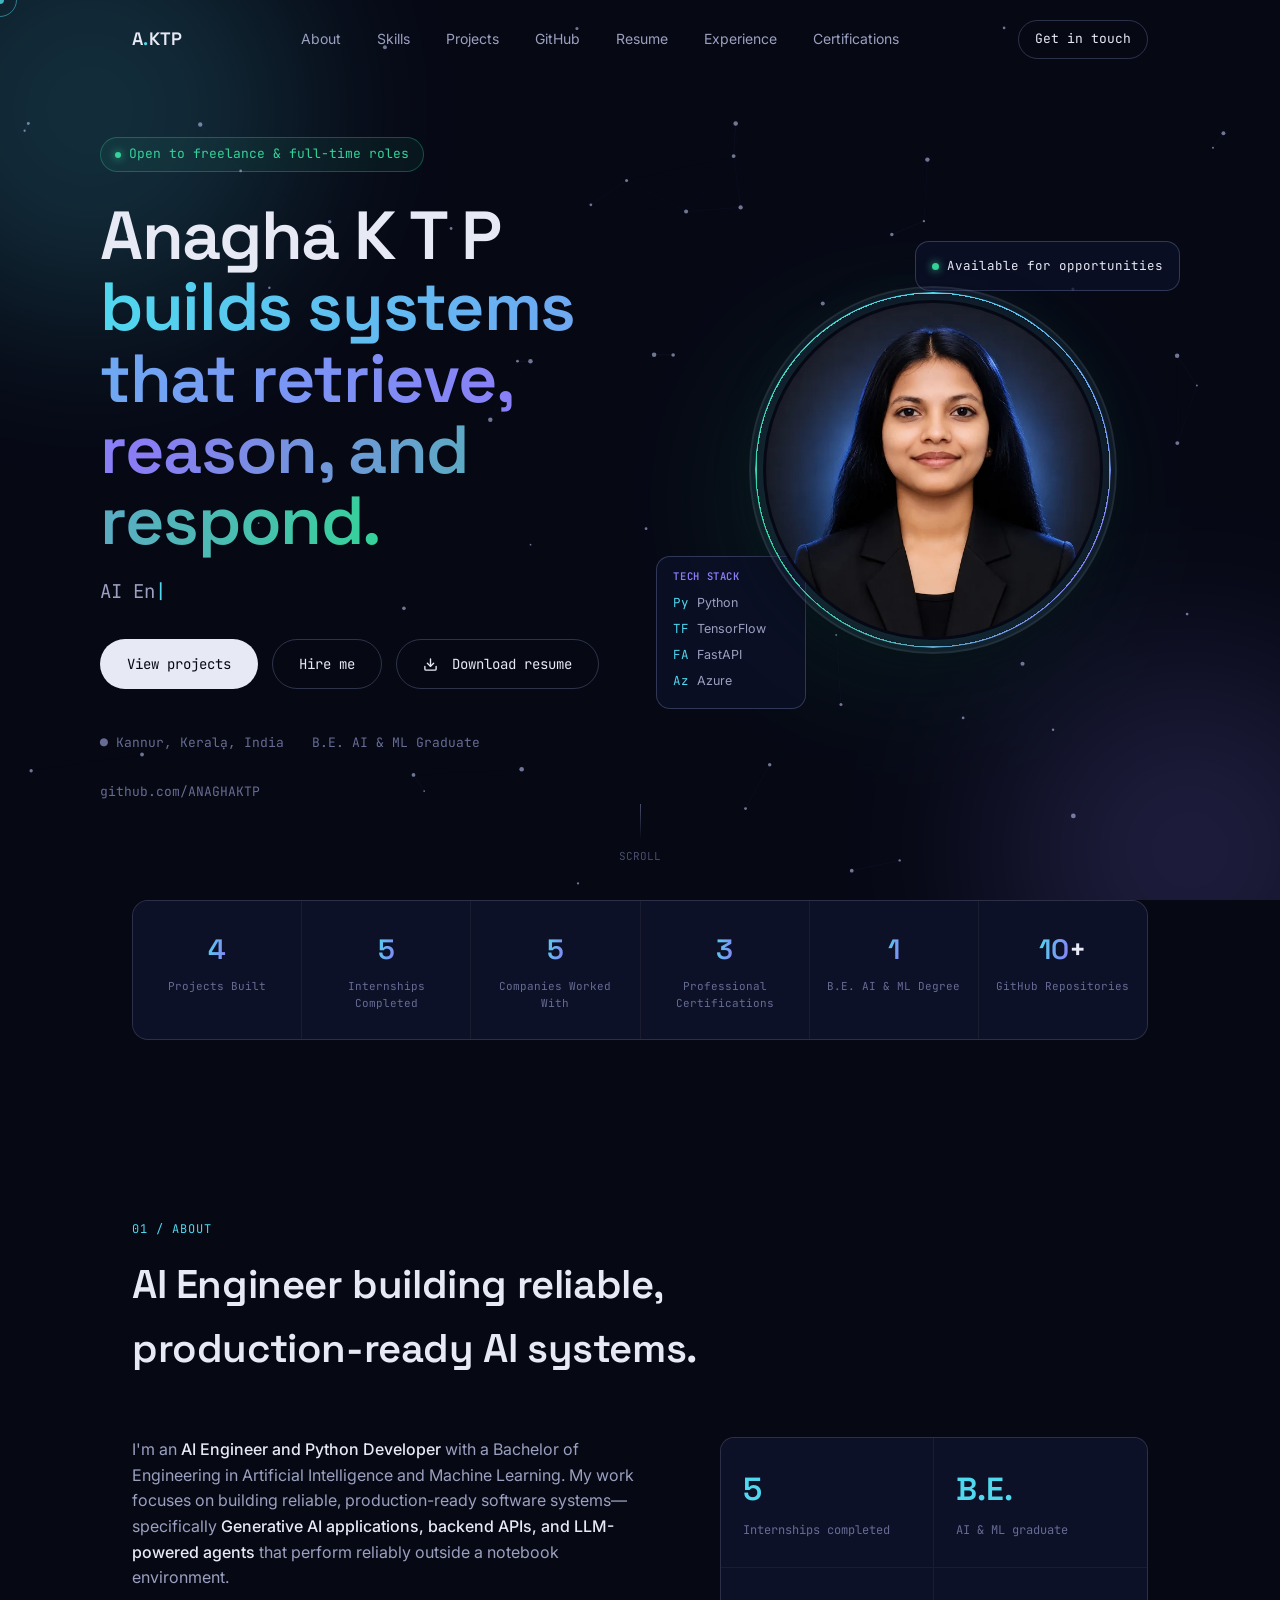
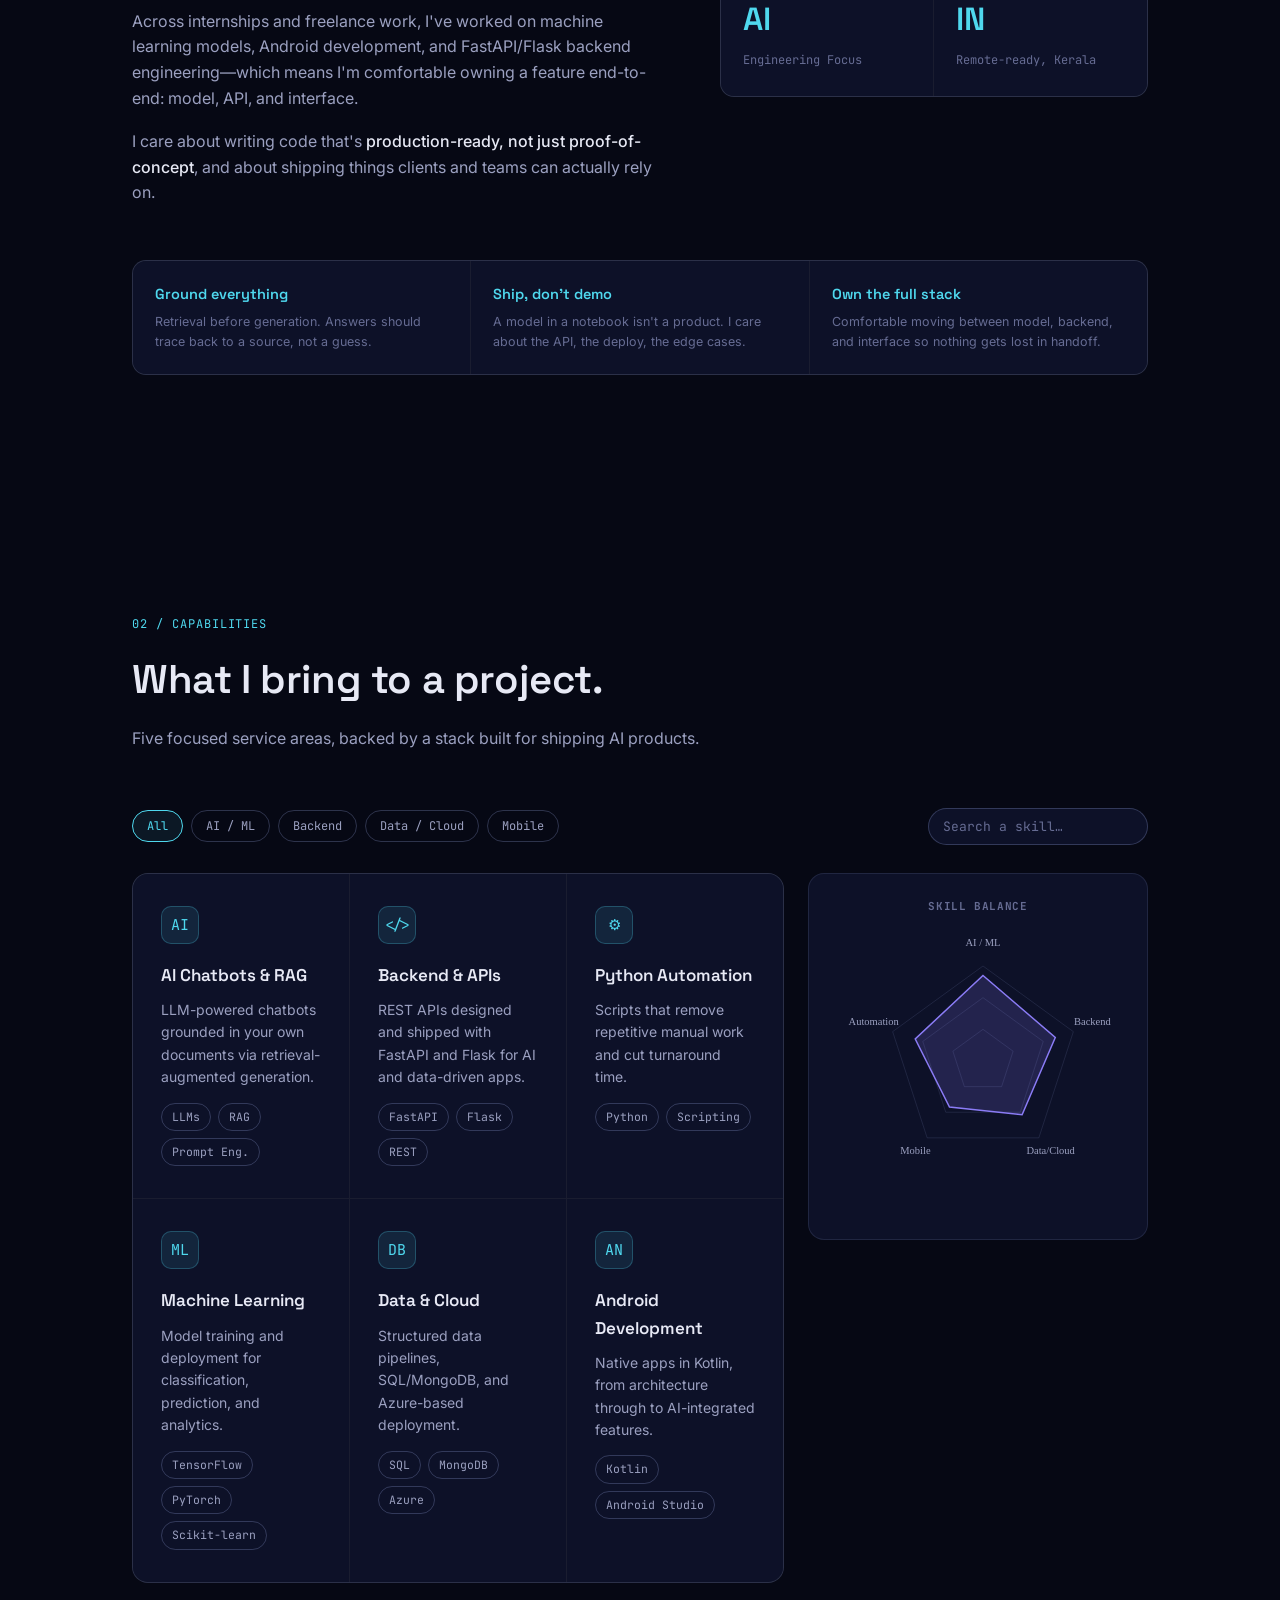
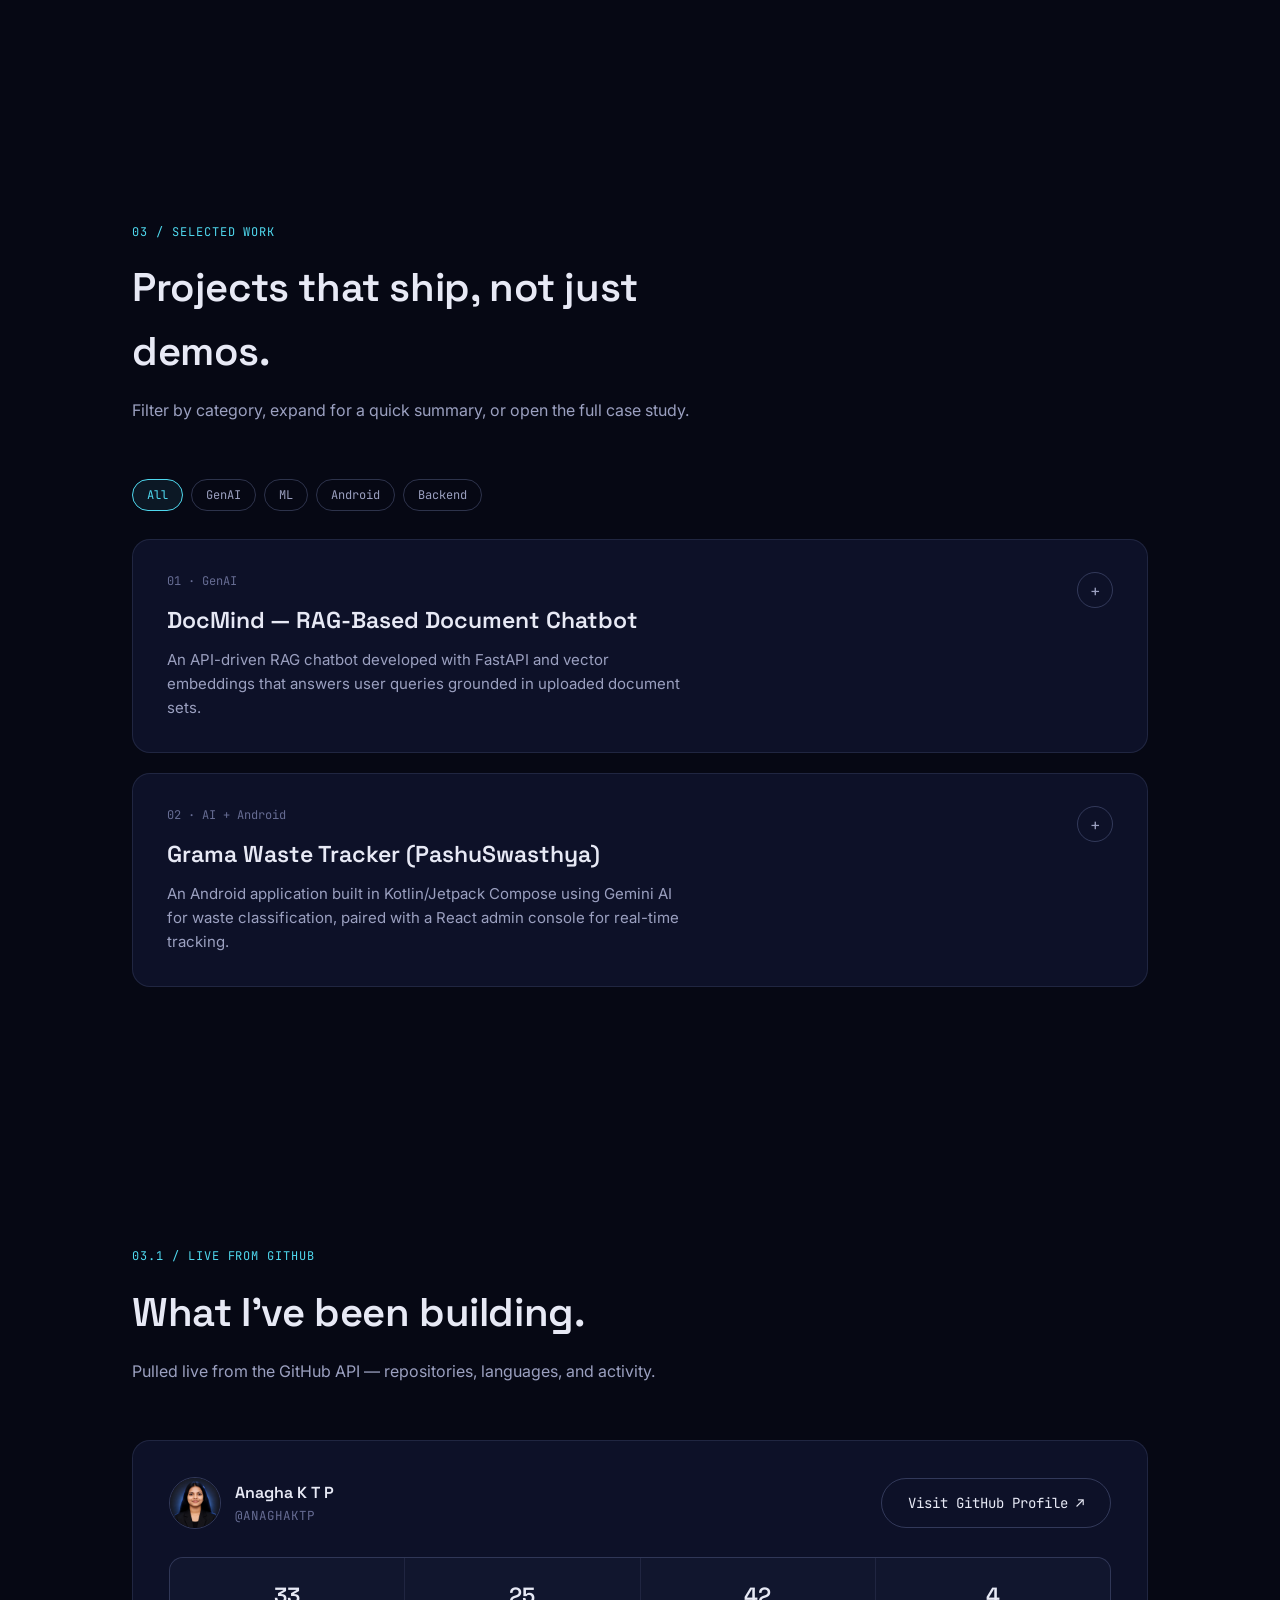
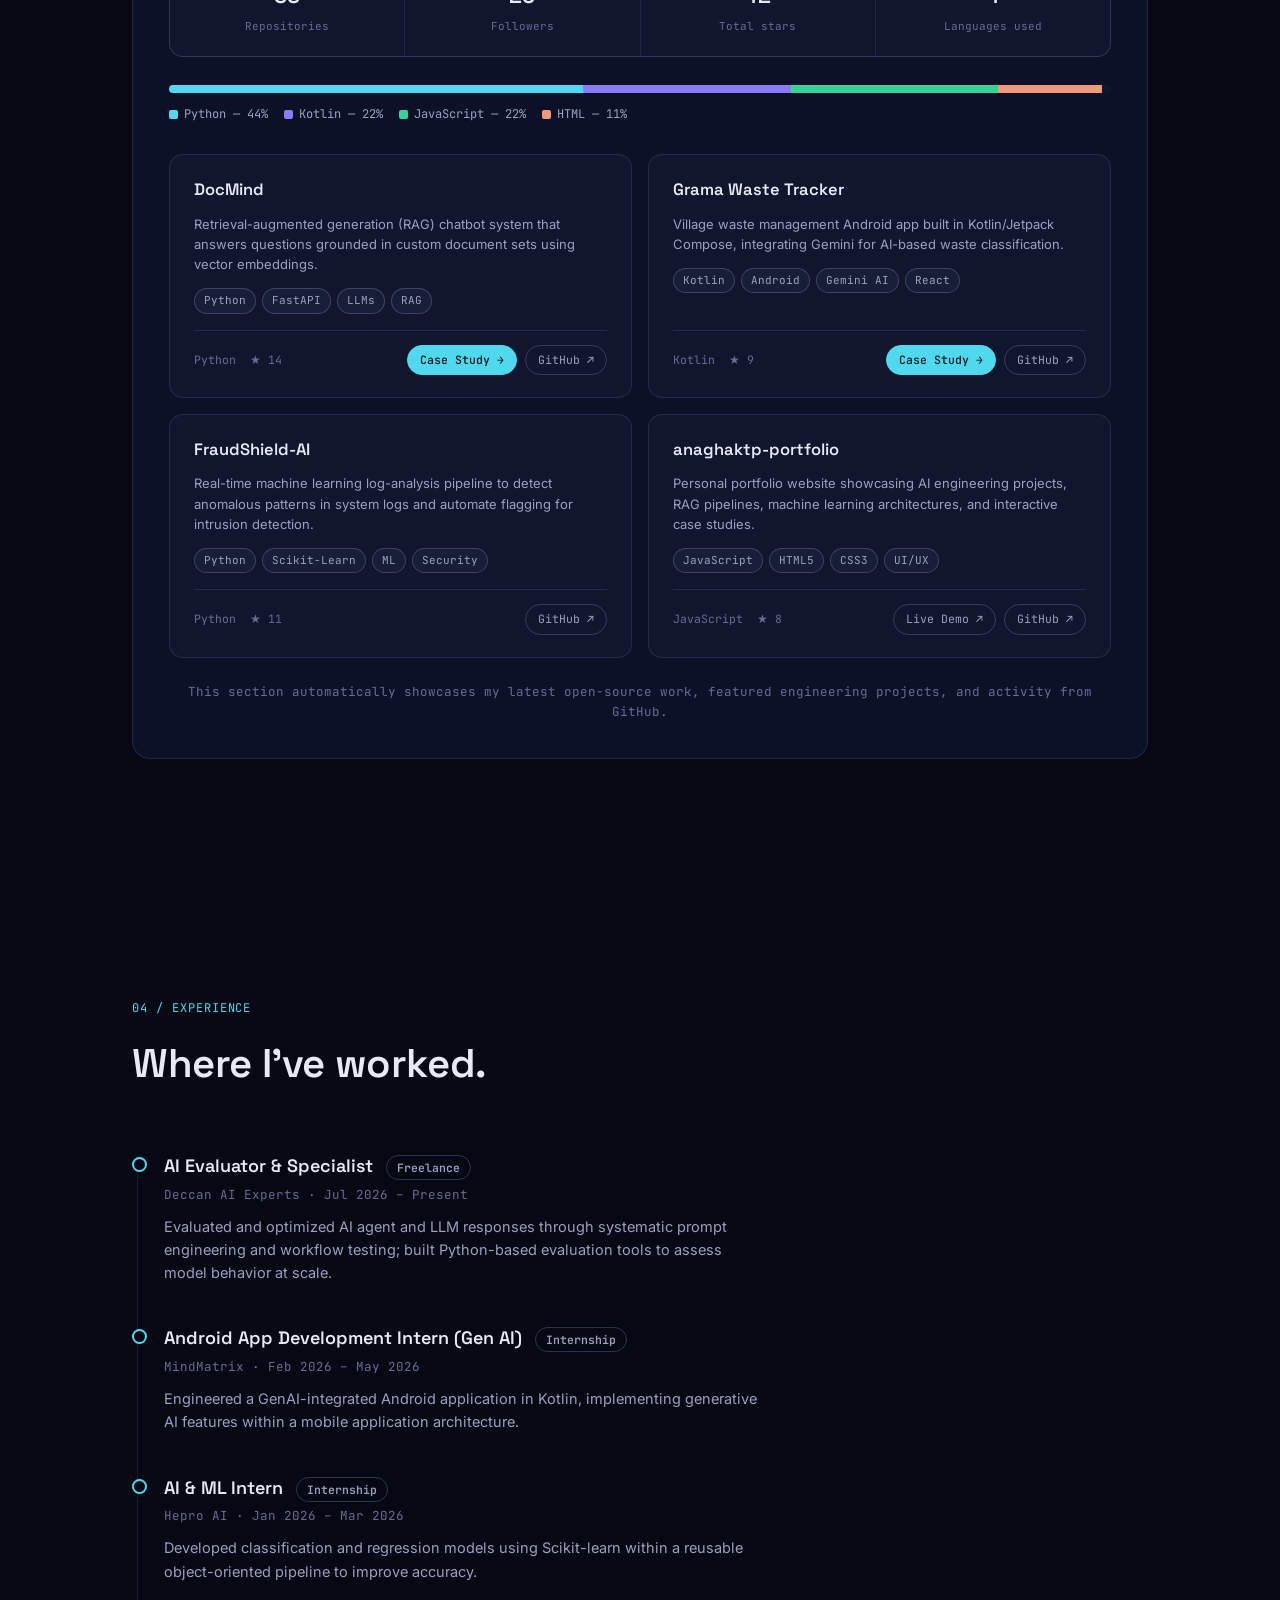
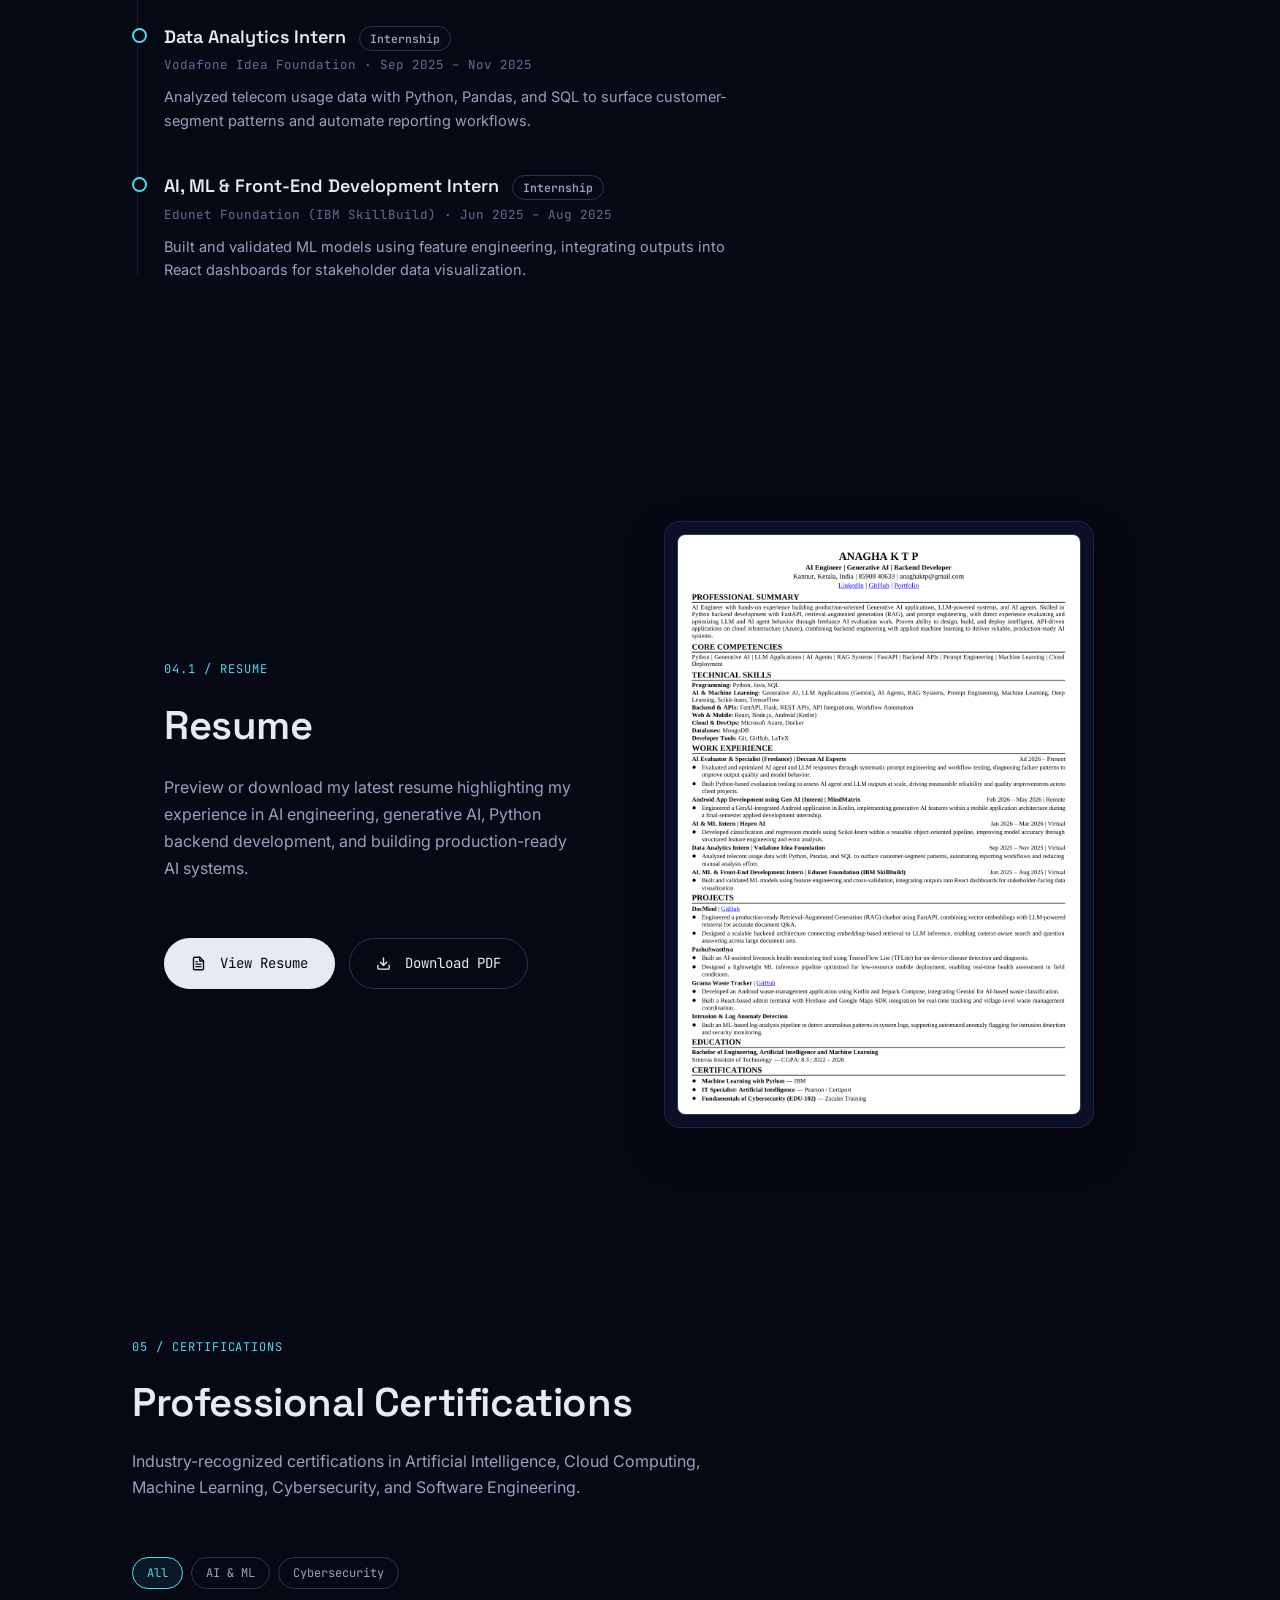
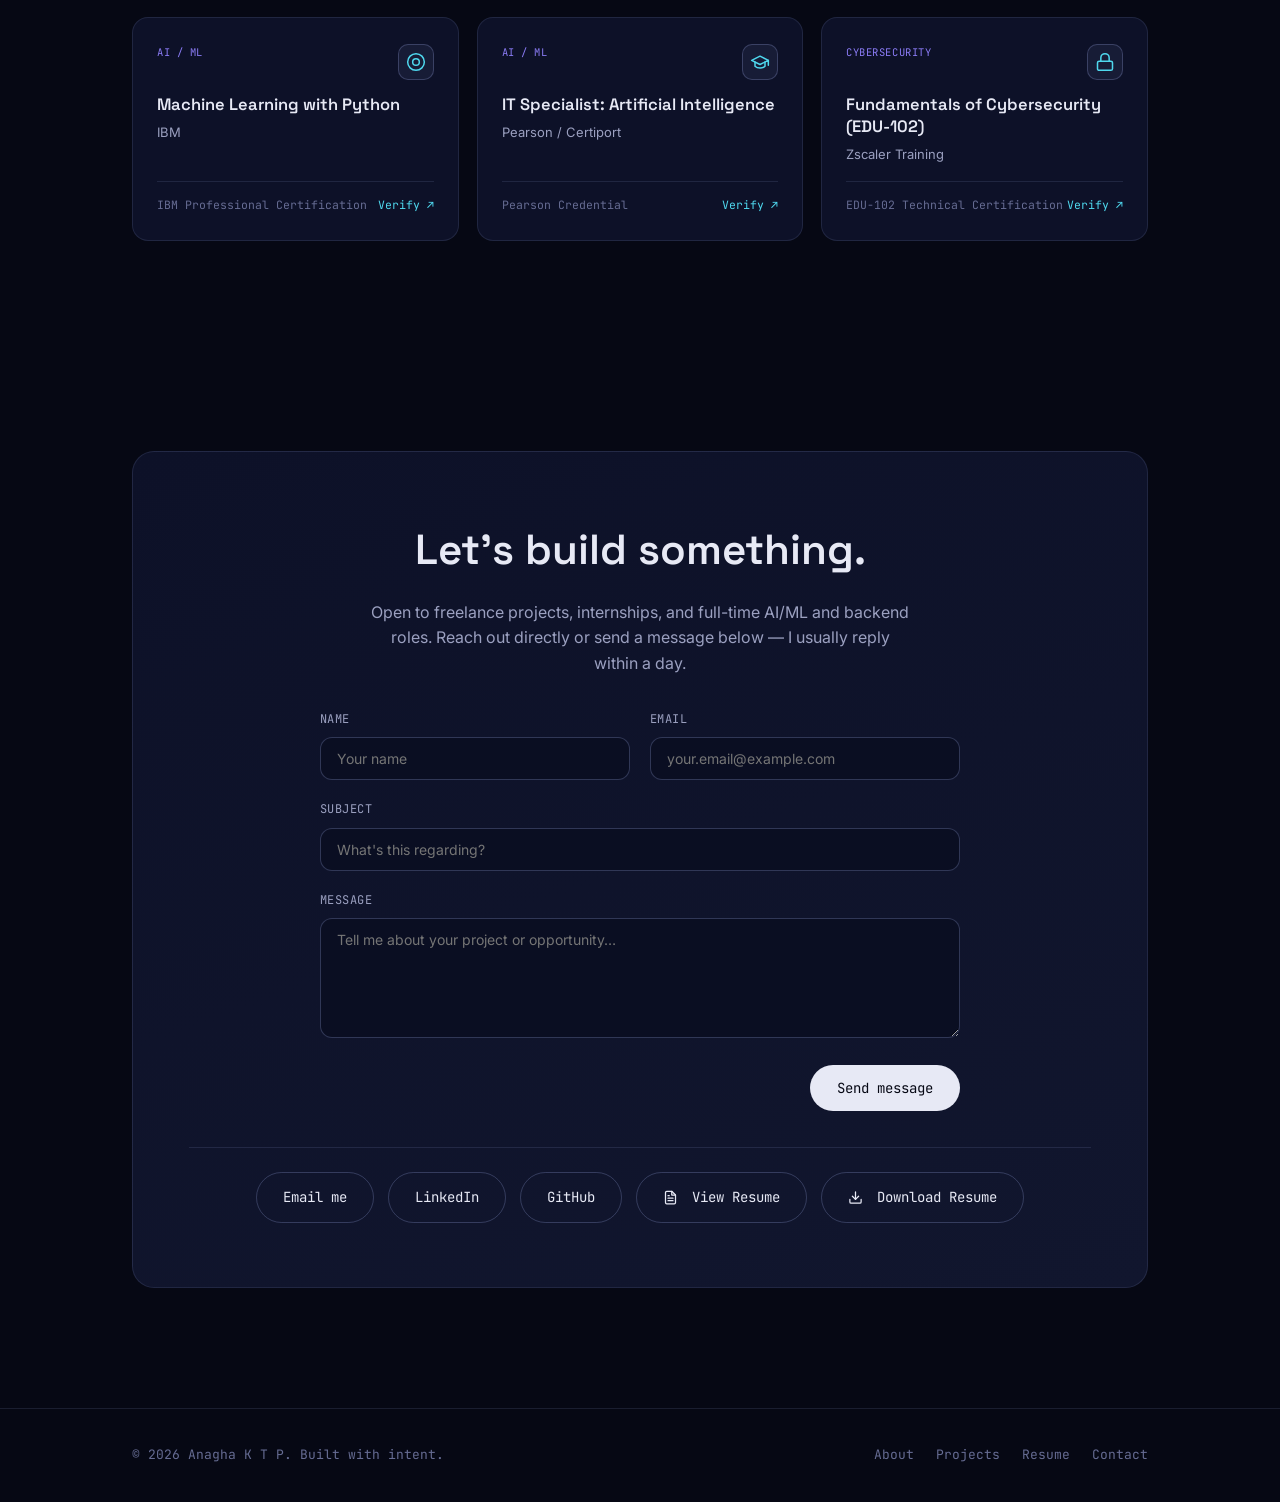
<file: index.html>
<!DOCTYPE html>
<html lang="en">
<head>
<meta charset="UTF-8">
<meta name="viewport" content="width=device-width, initial-scale=1.0">
<title>Anagha K T P — AI Engineer &amp; GenAI Developer</title>
<meta name="description" content="Portfolio of Anagha K T P — AI Engineer and Python Developer specializing in RAG systems, LLM applications, machine learning, and backend engineering.">
<meta name="theme-color" content="#060814">
<meta name="robots" content="index, follow">
<link rel="canonical" href="https://anaghaktp.github.io/anaghaktp-portfolio/">
<link rel="icon" type="image/svg+xml" href="assets/favicon.svg">

<!-- Open Graph -->
<meta property="og:type" content="website">
<meta property="og:title" content="Anagha K T P — AI Engineer & GenAI Developer">
<meta property="og:description" content="AI Engineer and Python Developer specializing in RAG systems, LLM applications, machine learning, and backend engineering.">
<meta property="og:url" content="https://anaghaktp.github.io/anaghaktp-portfolio/">
<meta property="og:site_name" content="Anagha K T P">
<meta property="og:image" content="https://anaghaktp.github.io/anaghaktp-portfolio/assets/profile.png">

<!-- Twitter -->
<meta name="twitter:card" content="summary_large_image">
<meta name="twitter:title" content="Anagha K T P — AI Engineer & GenAI Developer">
<meta name="twitter:description" content="AI Engineer and Python Developer specializing in RAG systems, LLM applications, machine learning, and backend engineering.">
<meta name="twitter:image" content="https://anaghaktp.github.io/anaghaktp-portfolio/assets/profile.png">

<link rel="preconnect" href="https://fonts.googleapis.com">
<link rel="preconnect" href="https://fonts.gstatic.com" crossorigin>
<link href="https://fonts.googleapis.com/css2?family=Space+Grotesk:wght@400;500;600;700&family=Inter:wght@400;500;600&family=JetBrains+Mono:wght@400;500&display=swap" rel="stylesheet">
<link rel="stylesheet" href="assets/style.css">

<script type="application/ld+json">
{
  "@context": "https://schema.org",
  "@type": "Person",
  "name": "Anagha K T P",
  "jobTitle": "AI Engineer",
  "description": "AI Engineer and Python Developer specializing in RAG systems, LLM applications, and machine learning.",
  "url": "https://anaghaktp.github.io/anaghaktp-portfolio/",
  "sameAs": [
    "https://github.com/ANAGHAKTP",
    "https://linkedin.com/in/anaghaktp"
  ],
  "alumniOf": {
    "@type": "CollegeOrUniversity",
    "name": "Srinivas Institute of Technology"
  },
  "knowsAbout": ["Machine Learning", "Retrieval-Augmented Generation", "Python", "FastAPI", "Android Development"]
}
</script>
</head>
<body>
<a href="#main" class="skip-link">Skip to content</a>
<div id="page-loader" role="status" aria-live="polite"><div class="loader-mark">A.KTP<div class="loader-bar"></div></div></div>

<nav id="nav" aria-label="Primary">
  <div class="nav-inner">
    <div class="logo">A<span>.</span>KTP</div>
    <div class="nav-links">
      <a href="#about">About</a>
      <a href="#skills">Skills</a>
      <a href="#projects">Projects</a>
      <a href="#github">GitHub</a>
      <a href="assets/resume/Anagha_K_T_P_AI_Engineer_Resume.pdf" target="_blank" rel="noopener noreferrer">Resume</a>
      <a href="#experience">Experience</a>
      <a href="#certifications">Certifications</a>
    </div>
    <a href="#contact" class="nav-cta">Get in touch</a>
  </div>
</nav>


<main id="main">
<section class="hero">
  <div class="aurora-blob" style="width:420px;height:420px;top:-100px;left:-120px;background:var(--cyan);"></div>
  <div class="aurora-blob" style="width:380px;height:380px;bottom:-140px;right:-100px;background:var(--violet);"></div>
  <div class="aurora-blob" style="width:280px;height:280px;top:40%;left:60%;background:var(--emerald);"></div>
  <canvas id="graph-canvas"></canvas>
  <div class="hero-grid">
    <div class="hero-text">
      <div class="eyebrow"><span class="dot"></span>Open to freelance &amp; full-time roles</div>
      <h1>Anagha K T P<br><span class="grad">builds systems that retrieve, reason, and respond.</span></h1>
      <div class="role-line" id="role-line"></div>
      <div class="hero-actions">
        <a href="#projects" class="btn btn-primary">View projects</a>
        <a href="#contact" class="btn btn-ghost">Hire me</a>
        <a href="assets/resume/Anagha_K_T_P_AI_Engineer_Resume.pdf" download="Anagha_K_T_P_AI_Engineer_Resume.pdf" class="btn btn-ghost" id="resume-btn" aria-label="Download Anagha K T P's Resume PDF">
          <svg width="15" height="15" viewBox="0 0 24 24" fill="none" stroke="currentColor" stroke-width="2.2" stroke-linecap="round" stroke-linejoin="round" style="margin-right: 6px; vertical-align: middle;"><path d="M21 15v4a2 2 0 0 1-2 2H5a2 2 0 0 1-2-2v-4"/><polyline points="7 10 12 15 17 10"/><line x1="12" y1="15" x2="12" y2="3"/></svg>
          Download resume
        </a>
      </div>
      <div class="hero-meta">
        <span>&#9679; Kannur, Kerala, India</span>
        <span>B.E. AI &amp; ML Graduate</span>
        <span>github.com/ANAGHAKTP</span>
      </div>
    </div>
    <div class="hero-visual">
      <div class="photo-frame">
        <div class="glass-ring"></div>
        <div class="photo-glow"></div>
        <div class="photo-scale-wrapper">
          <div class="ring"></div>
          <div class="photo-inner">
            <picture>
              <source srcset="assets/profile.webp" type="image/webp">
              <img src="assets/profile.png" alt="Professional portrait of Anagha K T P, AI Engineer and Generative AI Developer" fetchpriority="high" loading="eager" decoding="async">
            </picture>
          </div>
        </div>
      </div>
      <div class="float-card badge-avail"><span class="dot"></span>Available for opportunities</div>
      <div class="float-card card-stack">
        <div class="cs-title">Tech stack</div>
        <div class="cs-row"><span class="k">Py</span>Python</div>
        <div class="cs-row"><span class="k">TF</span>TensorFlow</div>
        <div class="cs-row"><span class="k">FA</span>FastAPI</div>
        <div class="cs-row"><span class="k">Az</span>Azure</div>
      </div>
    </div>
  </div>
  <div class="scroll-cue"><div class="line"></div>SCROLL</div>
</section>

<div class="wrap">

  <section id="proof" style="padding-top:0;padding-bottom:60px;">
    <div class="stats-strip reveal">
      <div class="stat-cell"><div class="n"><span class="grad2" data-count="4">0</span></div><div class="l">Projects Built</div></div>
      <div class="stat-cell"><div class="n"><span class="grad2" data-count="5">0</span></div><div class="l">Internships Completed</div></div>
      <div class="stat-cell"><div class="n"><span class="grad2" data-count="5">0</span></div><div class="l">Companies Worked With</div></div>
      <div class="stat-cell"><div class="n"><span class="grad2" data-count="3">0</span></div><div class="l">Professional Certifications</div></div>
      <div class="stat-cell"><div class="n"><span class="grad2" data-count="1">0</span></div><div class="l">B.E. AI &amp; ML Degree</div></div>
      <div class="stat-cell"><div class="n"><span class="grad2" data-count="10">0</span>+</div><div class="l">GitHub Repositories</div></div>
    </div>
  </section>

  <section id="about">
    <div class="section-head reveal">
      <span class="section-tag">01 / About</span>
      <h2 class="section-title">AI Engineer building reliable, production-ready AI systems.</h2>
    </div>
    <div class="about-grid">
      <div class="about-text reveal">
        <p>I'm an <strong>AI Engineer and Python Developer</strong> with a Bachelor of Engineering in Artificial Intelligence and Machine Learning. My work focuses on building reliable, production-ready software systems—specifically <strong>Generative AI applications, backend APIs, and LLM-powered agents</strong> that perform reliably outside a notebook environment.</p>
        <p>Across internships and freelance work, I've worked on machine learning models, Android development, and FastAPI/Flask backend engineering—which means I'm comfortable owning a feature end-to-end: model, API, and interface.</p>
        <p>I care about writing code that's <strong>production-ready, not just proof-of-concept</strong>, and about shipping things clients and teams can actually rely on.</p>
      </div>
      <div class="stat-grid reveal">
        <div class="stat"><div class="stat-num">5</div><div class="stat-label">Internships completed</div></div>
        <div class="stat"><div class="stat-num">B.E.</div><div class="stat-label">AI &amp; ML graduate</div></div>
        <div class="stat"><div class="stat-num">AI</div><div class="stat-label">Engineering Focus</div></div>
        <div class="stat"><div class="stat-num">IN</div><div class="stat-label">Remote-ready, Kerala</div></div>
      </div>
    </div>
    <div class="value-row reveal">
      <div class="value-cell"><h4>Ground everything</h4><p>Retrieval before generation. Answers should trace back to a source, not a guess.</p></div>
      <div class="value-cell"><h4>Ship, don't demo</h4><p>A model in a notebook isn't a product. I care about the API, the deploy, the edge cases.</p></div>
      <div class="value-cell"><h4>Own the full stack</h4><p>Comfortable moving between model, backend, and interface so nothing gets lost in handoff.</p></div>
    </div>
  </section>

  <section id="skills">
    <div class="section-head reveal">
      <span class="section-tag">02 / Capabilities</span>
      <h2 class="section-title">What I bring to a project.</h2>
      <p class="section-sub">Five focused service areas, backed by a stack built for shipping AI products.</p>
    </div>
    <div class="skills-top reveal">
      <div class="filter-row" id="filter-row">
        <button class="filter-btn active" data-filter="all">All</button>
        <button class="filter-btn" data-filter="ai">AI / ML</button>
        <button class="filter-btn" data-filter="backend">Backend</button>
        <button class="filter-btn" data-filter="data">Data / Cloud</button>
        <button class="filter-btn" data-filter="mobile">Mobile</button>
      </div>
      <label for="skill-search" class="sr-only">Search skills</label>
      <input type="text" class="skill-search" id="skill-search" placeholder="Search a skill…" aria-label="Search skills">
    </div>
    <div class="skills-layout">
      <div class="skills-grid reveal" id="skills-grid">
        <div class="skill-card" data-cat="ai" data-keywords="ai chatbot rag llm prompt engineering generative">
          <div class="icon">AI</div>
          <h3>AI Chatbots &amp; RAG</h3>
          <p style="color:var(--text-dim);font-size:14px;">LLM-powered chatbots grounded in your own documents via retrieval-augmented generation.</p>
          <div class="tag-row"><span class="tag">LLMs</span><span class="tag">RAG</span><span class="tag">Prompt Eng.</span></div>
        </div>
        <div class="skill-card" data-cat="backend" data-keywords="backend api fastapi flask rest">
          <div class="icon">&lt;/&gt;</div>
          <h3>Backend &amp; APIs</h3>
          <p style="color:var(--text-dim);font-size:14px;">REST APIs designed and shipped with FastAPI and Flask for AI and data-driven apps.</p>
          <div class="tag-row"><span class="tag">FastAPI</span><span class="tag">Flask</span><span class="tag">REST</span></div>
        </div>
        <div class="skill-card" data-cat="backend" data-keywords="python automation scripting">
          <div class="icon">&#9881;</div>
          <h3>Python Automation</h3>
          <p style="color:var(--text-dim);font-size:14px;">Scripts that remove repetitive manual work and cut turnaround time.</p>
          <div class="tag-row"><span class="tag">Python</span><span class="tag">Scripting</span></div>
        </div>
        <div class="skill-card" data-cat="ai" data-keywords="machine learning tensorflow pytorch scikit-learn deep learning">
          <div class="icon">ML</div>
          <h3>Machine Learning</h3>
          <p style="color:var(--text-dim);font-size:14px;">Model training and deployment for classification, prediction, and analytics.</p>
          <div class="tag-row"><span class="tag">TensorFlow</span><span class="tag">PyTorch</span><span class="tag">Scikit-learn</span></div>
        </div>
        <div class="skill-card" data-cat="data" data-keywords="sql mongodb azure cloud data">
          <div class="icon">DB</div>
          <h3>Data &amp; Cloud</h3>
          <p style="color:var(--text-dim);font-size:14px;">Structured data pipelines, SQL/MongoDB, and Azure-based deployment.</p>
          <div class="tag-row"><span class="tag">SQL</span><span class="tag">MongoDB</span><span class="tag">Azure</span></div>
        </div>
        <div class="skill-card" data-cat="mobile" data-keywords="android kotlin mobile">
          <div class="icon">AN</div>
          <h3>Android Development</h3>
          <p style="color:var(--text-dim);font-size:14px;">Native apps in Kotlin, from architecture through to AI-integrated features.</p>
          <div class="tag-row"><span class="tag">Kotlin</span><span class="tag">Android Studio</span></div>
        </div>
      </div>
      <div class="radar-box reveal">
        <h4>Skill balance</h4>
        <canvas id="radar-canvas" width="300" height="280"></canvas>
      </div>
    </div>
  </section>

  <section id="projects">
    <div class="section-head reveal">
      <span class="section-tag">03 / Selected Work</span>
      <h2 class="section-title">Projects that ship, not just demos.</h2>
      <p class="section-sub">Filter by category, expand for a quick summary, or open the full case study.</p>
    </div>

    <div class="filter-row reveal" id="project-filter-row" style="margin-bottom:28px;">
      <button class="filter-btn active" data-pfilter="all">All</button>
      <button class="filter-btn" data-pfilter="genai">GenAI</button>
      <button class="filter-btn" data-pfilter="ml">ML</button>
      <button class="filter-btn" data-pfilter="android">Android</button>
      <button class="filter-btn" data-pfilter="backend">Backend</button>
    </div>

    <div class="project reveal" data-project data-pcat="genai">
      <div class="project-head" data-toggle role="button" tabindex="0" aria-expanded="false">
        <div>
          <div class="project-index">01 · GenAI</div>
          <div class="project-title">DocMind — RAG-Based Document Chatbot</div>
          <div class="project-desc">An API-driven RAG chatbot developed with FastAPI and vector embeddings that answers user queries grounded in uploaded document sets.</div>
        </div>
        <div class="project-toggle">+</div>
      </div>
      <div class="project-body">
        <div class="project-body-inner">
          <div class="pb-block">
            <h4>Problem</h4>
            <p>Users needed accurate Q&amp;A from large document sets without manual reading or hallucinated LLM responses.</p>
          </div>
          <div class="pb-block">
            <h4>Key features</h4>
            <p>Retrieval-augmented generation (RAG) backend; semantic vector search; context-aware grounding logic.</p>
          </div>
          <div class="pb-block">
            <h4>Technologies</h4>
            <div class="pb-tags"><span class="tag">Python</span><span class="tag">FastAPI</span><span class="tag">Vector Embeddings</span><span class="tag">LLMs</span><span class="tag">API Integration</span></div>
          </div>
          <div class="pb-block">
            <h4>Result</h4>
            <p>FastAPI-driven RAG chatbot answering document queries with source grounding and zero hallucinations.</p>
          </div>
        </div>
        <div style="padding:0 34px 30px; display:flex; gap:12px; flex-wrap:wrap;">
          <a href="case-study-docmind.html" class="btn btn-ghost">Open full case study →</a>
          <a href="https://github.com/ANAGHAKTP" target="_blank" class="btn btn-ghost">View on GitHub</a>
          <a href="index.html?project=docmind#contact" class="btn btn-primary btn-discuss" data-project-id="docmind">Discuss this project</a>
        </div>
      </div>
    </div>

    <div class="project reveal" data-project data-pcat="android ml">
      <div class="project-head" data-toggle role="button" tabindex="0" aria-expanded="false">
        <div>
          <div class="project-index">02 · AI + Android</div>
          <div class="project-title">Grama Waste Tracker (PashuSwasthya)</div>
          <div class="project-desc">An Android application built in Kotlin/Jetpack Compose using Gemini AI for waste classification, paired with a React admin console for real-time tracking.</div>
        </div>
        <div class="project-toggle">+</div>
      </div>
      <div class="project-body">
        <div class="project-body-inner">
          <div class="pb-block">
            <h4>Problem</h4>
            <p>Rural areas lacked localized real-time waste tracking and automated classification tools.</p>
          </div>
          <div class="pb-block">
            <h4>Key features</h4>
            <p>On-device Gemini AI image classification; Firebase real-time database; React map tracking dashboard.</p>
          </div>
          <div class="pb-block">
            <h4>Technologies</h4>
            <div class="pb-tags"><span class="tag">Kotlin</span><span class="tag">Jetpack Compose</span><span class="tag">Gemini AI</span><span class="tag">React</span><span class="tag">Firebase</span><span class="tag">Google Maps SDK</span></div>
          </div>
          <div class="pb-block">
            <h4>Result</h4>
            <p>Deployed mobile application and admin terminal enabling real-time waste classification and tracking.</p>
          </div>
        </div>
        <div style="padding:0 34px 30px; display:flex; gap:12px; flex-wrap:wrap;">
          <a href="case-study-waste-tracker.html" class="btn btn-ghost">Open full case study →</a>
          <a href="https://github.com/ANAGHAKTP" target="_blank" class="btn btn-ghost">View on GitHub</a>
          <a href="index.html?project=grama-waste#contact" class="btn btn-primary btn-discuss" data-project-id="grama-waste">Discuss this project</a>
        </div>
      </div>
    </div>
  </section>

  <section id="github">
    <div class="section-head reveal">
      <span class="section-tag">03.1 / Live from GitHub</span>
      <h2 class="section-title">What I've been building.</h2>
      <p class="section-sub">Pulled live from the GitHub API — repositories, languages, and activity.</p>
    </div>
    <div class="gh-panel reveal" id="gh-panel" aria-live="polite">
      <div class="gh-loading" id="gh-loading">Fetching GitHub data…</div>
    </div>
  </section>

  <section id="experience">
    <div class="section-head reveal">
      <span class="section-tag">04 / Experience</span>
      <h2 class="section-title">Where I've worked.</h2>
    </div>
    <div class="timeline reveal">
      <div class="t-item">
        <div class="t-role">AI Evaluator &amp; Specialist <span class="tag" style="margin-left:8px;">Freelance</span></div>
        <div class="t-org">Deccan AI Experts · Jul 2026 – Present</div>
        <div class="t-desc">Evaluated and optimized AI agent and LLM responses through systematic prompt engineering and workflow testing; built Python-based evaluation tools to assess model behavior at scale.</div>
      </div>
      <div class="t-item">
        <div class="t-role">Android App Development Intern (Gen AI) <span class="tag" style="margin-left:8px;">Internship</span></div>
        <div class="t-org">MindMatrix · Feb 2026 – May 2026</div>
        <div class="t-desc">Engineered a GenAI-integrated Android application in Kotlin, implementing generative AI features within a mobile application architecture.</div>
      </div>
      <div class="t-item">
        <div class="t-role">AI &amp; ML Intern <span class="tag" style="margin-left:8px;">Internship</span></div>
        <div class="t-org">Hepro AI · Jan 2026 – Mar 2026</div>
        <div class="t-desc">Developed classification and regression models using Scikit-learn within a reusable object-oriented pipeline to improve accuracy.</div>
      </div>
      <div class="t-item">
        <div class="t-role">Data Analytics Intern <span class="tag" style="margin-left:8px;">Internship</span></div>
        <div class="t-org">Vodafone Idea Foundation · Sep 2025 – Nov 2025</div>
        <div class="t-desc">Analyzed telecom usage data with Python, Pandas, and SQL to surface customer-segment patterns and automate reporting workflows.</div>
      </div>
      <div class="t-item">
        <div class="t-role">AI, ML &amp; Front-End Development Intern <span class="tag" style="margin-left:8px;">Internship</span></div>
        <div class="t-org">Edunet Foundation (IBM SkillBuild) · Jun 2025 – Aug 2025</div>
        <div class="t-desc">Built and validated ML models using feature engineering, integrating outputs into React dashboards for stakeholder data visualization.</div>
      </div>
    </div>
  </section>

  <section id="resume" class="reveal">
    <div class="wrap">
      <div class="resume-grid">
        <div class="resume-info">
          <span class="section-tag">04.1 / Resume</span>
          <h2 class="section-title" style="margin-bottom: 16px;">Resume</h2>
          <p style="color: var(--text-dim); font-size: 16px; margin-bottom: 28px; max-width: 480px; line-height: 1.7;">
            Preview or download my latest resume highlighting my experience in AI engineering, generative AI, Python backend development, and building production-ready AI systems.
          </p>
          <div class="resume-actions-sec">
            <a href="assets/resume/Anagha_K_T_P_AI_Engineer_Resume.pdf" target="_blank" rel="noopener noreferrer" class="btn btn-primary" aria-label="View Anagha K T P's Resume PDF in a new browser tab">
              <svg width="15" height="15" viewBox="0 0 24 24" fill="none" stroke="currentColor" stroke-width="2.2" stroke-linecap="round" stroke-linejoin="round" style="margin-right: 6px; vertical-align: middle;"><path d="M14 2H6a2 2 0 0 0-2 2v16a2 2 0 0 0 2 2h12a2 2 0 0 0 2-2V8z"/><polyline points="14 2 14 8 20 8"/><line x1="16" y1="13" x2="8" y2="13"/><line x1="16" y1="17" x2="8" y2="17"/><polyline points="10 9 9 9 8 9"/></svg>
              View Resume
            </a>
            <a href="assets/resume/Anagha_K_T_P_AI_Engineer_Resume.pdf" download="Anagha_K_T_P_AI_Engineer_Resume.pdf" class="btn btn-ghost" aria-label="Download Anagha K T P's Resume PDF immediately">
              <svg width="15" height="15" viewBox="0 0 24 24" fill="none" stroke="currentColor" stroke-width="2.2" stroke-linecap="round" stroke-linejoin="round" style="margin-right: 6px; vertical-align: middle;"><path d="M21 15v4a2 2 0 0 1-2 2H5a2 2 0 0 1-2-2v-4"/><polyline points="7 10 12 15 17 10"/><line x1="12" y1="15" x2="12" y2="3"/></svg>
              Download PDF
            </a>
          </div>
        </div>
        <div class="resume-preview-container">
          <a href="assets/resume/Anagha_K_T_P_AI_Engineer_Resume.pdf" target="_blank" rel="noopener noreferrer" class="resume-preview-link" aria-label="Open Anagha K T P's Resume PDF in a new tab">
            <div class="resume-card">
              <div class="resume-card-glow"></div>
              <div class="resume-card-inner">
                <img src="assets/resume/resume_preview.png" alt="Preview of Anagha K T P AI Engineer Resume" loading="lazy">
              </div>
            </div>
          </a>
        </div>
      </div>
    </div>
  </section>

  <section id="certifications">
    <div class="section-head reveal">
      <span class="section-tag">05 / Certifications</span>
      <h2 class="section-title">Professional Certifications</h2>
      <p class="section-sub">Industry-recognized certifications in Artificial Intelligence, Cloud Computing, Machine Learning, Cybersecurity, and Software Engineering.</p>
    </div>

    <div class="filter-row reveal" id="cert-filter-row" style="margin-bottom: 28px;">
      <button class="filter-btn active" data-cfilter="all">All</button>
      <button class="filter-btn" data-cfilter="ai">AI &amp; ML</button>
      <button class="filter-btn" data-cfilter="cyber">Cybersecurity</button>
    </div>

    <div class="cert-grid reveal" id="cert-grid">
      <!-- Card 1: IBM ML with Python -->
      <div class="cert-card" data-ccat="ai" tabindex="0" role="article" aria-label="Machine Learning with Python certification by IBM">
        <div>
          <div class="cert-header">
            <div class="cert-tag">AI / ML</div>
            <div class="cert-logo" title="IBM">
              <svg width="20" height="20" viewBox="0 0 24 24" fill="none" stroke="currentColor" stroke-width="1.8" stroke-linecap="round" stroke-linejoin="round"><path d="M12 2a10 10 0 1 0 10 10A10 10 0 0 0 12 2zm0 14a4 4 0 1 1 4-4 4 4 0 0 1-4 4z"/></svg>
            </div>
          </div>
          <h4>Machine Learning with Python</h4>
          <div class="cert-issuer">IBM</div>
        </div>
        <div class="cert-meta">
          <span>IBM Professional Certification</span>
          <a href="https://www.credly.com" target="_blank" rel="noopener noreferrer" class="cert-verify-btn" onclick="event.stopPropagation();">Verify ↗</a>
        </div>
      </div>

      <!-- Card 2: Pearson IT Specialist AI -->
      <div class="cert-card" data-ccat="ai" tabindex="0" role="article" aria-label="IT Specialist: Artificial Intelligence certification by Pearson">
        <div>
          <div class="cert-header">
            <div class="cert-tag">AI / ML</div>
            <div class="cert-logo" title="Pearson / Certiport">
              <svg width="20" height="20" viewBox="0 0 24 24" fill="none" stroke="currentColor" stroke-width="1.8" stroke-linecap="round" stroke-linejoin="round"><path d="M22 10v6M2 10l10-5 10 5-10 5z"/><path d="M6 12v5c3 3 9 3 12 0v-5"/></svg>
            </div>
          </div>
          <h4>IT Specialist: Artificial Intelligence</h4>
          <div class="cert-issuer">Pearson / Certiport</div>
        </div>
        <div class="cert-meta">
          <span>Pearson Credential</span>
          <a href="https://certiport.pearsonvue.com" target="_blank" rel="noopener noreferrer" class="cert-verify-btn" onclick="event.stopPropagation();">Verify ↗</a>
        </div>
      </div>

      <!-- Card 3: Zscaler Cybersecurity -->
      <div class="cert-card" data-ccat="cyber" tabindex="0" role="article" aria-label="Fundamentals of Cybersecurity (EDU-102) certification by Zscaler">
        <div>
          <div class="cert-header">
            <div class="cert-tag">Cybersecurity</div>
            <div class="cert-logo" title="Zscaler Training">
              <svg width="20" height="20" viewBox="0 0 24 24" fill="none" stroke="currentColor" stroke-width="1.8" stroke-linecap="round" stroke-linejoin="round"><rect width="18" height="11" x="3" y="11" rx="2" ry="2"/><path d="M7 11V7a5 5 0 0 1 10 0v4"/></svg>
            </div>
          </div>
          <h4>Fundamentals of Cybersecurity (EDU-102)</h4>
          <div class="cert-issuer">Zscaler Training</div>
        </div>
        <div class="cert-meta">
          <span>EDU-102 Technical Certification</span>
          <a href="https://www.zscaler.com" target="_blank" rel="noopener noreferrer" class="cert-verify-btn" onclick="event.stopPropagation();">Verify ↗</a>
        </div>
      </div>

    </div>
  </section>

  <section id="contact">
    <div class="contact-box reveal" id="contact-box">
      <h2>Let's build something.</h2>
      <p>Open to freelance projects, internships, and full-time AI/ML and backend roles. Reach out directly or send a message below — I usually reply within a day.</p>

      <form id="contact-form" class="contact-form" action="#" method="POST" onsubmit="event.preventDefault(); alert('Thank you for reaching out! Your message has been prepared.');">
        <div class="form-grid">
          <div class="form-group">
            <label for="contact-name">Name</label>
            <input type="text" id="contact-name" name="name" placeholder="Your name" required class="form-input">
          </div>
          <div class="form-group">
            <label for="contact-email">Email</label>
            <input type="email" id="contact-email" name="email" placeholder="your.email@example.com" required class="form-input">
          </div>
        </div>
        <div class="form-group">
          <label for="contact-subject">Subject</label>
          <input type="text" id="contact-subject" name="subject" placeholder="What's this regarding?" required class="form-input">
        </div>
        <div class="form-group">
          <label for="contact-message">Message</label>
          <textarea id="contact-message" name="message" rows="5" placeholder="Tell me about your project or opportunity…" required class="form-input"></textarea>
        </div>
        <div class="form-actions">
          <button type="submit" class="btn btn-primary">Send message</button>
        </div>
      </form>

      <div class="contact-links" style="margin-top:36px; padding-top:24px; border-top:1px solid var(--line);">
        <a href="mailto:anaghaktp@gmail.com" class="btn btn-ghost">Email me</a>
        <a href="https://linkedin.com/in/anaghaktp" target="_blank" class="btn btn-ghost">LinkedIn</a>
        <a href="https://github.com/ANAGHAKTP" target="_blank" class="btn btn-ghost">GitHub</a>
        <a href="assets/resume/Anagha_K_T_P_AI_Engineer_Resume.pdf" target="_blank" rel="noopener noreferrer" class="btn btn-ghost" aria-label="View Anagha K T P's Resume PDF in a new browser tab">
          <svg width="15" height="15" viewBox="0 0 24 24" fill="none" stroke="currentColor" stroke-width="2" stroke-linecap="round" stroke-linejoin="round" style="margin-right: 6px; vertical-align: middle;"><path d="M14 2H6a2 2 0 0 0-2 2v16a2 2 0 0 0 2 2h12a2 2 0 0 0 2-2V8z"/><polyline points="14 2 14 8 20 8"/><line x1="16" y1="13" x2="8" y2="13"/><line x1="16" y1="17" x2="8" y2="17"/><polyline points="10 9 9 9 8 9"/></svg>
          View Resume
        </a>
        <a href="assets/resume/Anagha_K_T_P_AI_Engineer_Resume.pdf" download="Anagha_K_T_P_AI_Engineer_Resume.pdf" class="btn btn-ghost" aria-label="Download Anagha K T P's Resume PDF immediately">
          <svg width="15" height="15" viewBox="0 0 24 24" fill="none" stroke="currentColor" stroke-width="2" stroke-linecap="round" stroke-linejoin="round" style="margin-right: 6px; vertical-align: middle;"><path d="M21 15v4a2 2 0 0 1-2 2H5a2 2 0 0 1-2-2v-4"/><polyline points="7 10 12 15 17 10"/><line x1="12" y1="15" x2="12" y2="3"/></svg>
          Download Resume
        </a>
      </div>
    </div>
  </section>

</div>

</main>

<footer>
  <div class="wrap footer-inner">
    <div>&copy; 2026 Anagha K T P. Built with intent.</div>
    <div class="footer-links">
      <a href="#about">About</a>
      <a href="#projects">Projects</a>
      <a href="assets/resume/Anagha_K_T_P_AI_Engineer_Resume.pdf" target="_blank" rel="noopener noreferrer">Resume</a>
      <a href="#contact">Contact</a>
    </div>
  </div>
</footer>

<script>
// nav scroll state
const nav = document.getElementById('nav');
window.addEventListener('scroll', () => {
  nav.classList.toggle('scrolled', window.scrollY > 40);
});

// typewriter role line
const roles = ["AI Engineer", "Generative AI Engineer", "Backend Developer", "Python Developer", "LLM Applications Engineer"];
const roleEl = document.getElementById('role-line');
let ri = 0, ci = 0, deleting = false;
function typeLoop(){
  const current = roles[ri];
  if(!deleting){
    ci++;
    if(ci > current.length){ deleting = true; setTimeout(typeLoop, 1400); return; }
  } else {
    ci--;
    if(ci < 0){ deleting = false; ri = (ri+1) % roles.length; ci = 0; }
  }
  roleEl.innerHTML = current.slice(0, ci) + '<span class="cursor">|</span>';
  setTimeout(typeLoop, deleting ? 35 : 70);
}
typeLoop();

// scroll reveal
const revealEls = document.querySelectorAll('.reveal');
const io = new IntersectionObserver((entries) => {
  entries.forEach(e => { if(e.isIntersecting){ e.target.classList.add('in'); io.unobserve(e.target); } });
}, { threshold: 0.15 });
revealEls.forEach(el => io.observe(el));

// resume button placeholder removed, handles direct download now

// animated counters
const counters = document.querySelectorAll('[data-count]');
const counterIO = new IntersectionObserver((entries) => {
  entries.forEach(entry => {
    if(entry.isIntersecting){
      const el = entry.target;
      const target = parseInt(el.dataset.count, 10);
      let cur = 0;
      const step = Math.max(1, Math.ceil(target / 40));
      const tick = () => {
        cur += step;
        if(cur >= target){ el.textContent = target; return; }
        el.textContent = cur;
        requestAnimationFrame(tick);
      };
      tick();
      counterIO.unobserve(el);
    }
  });
}, { threshold: 0.5 });
counters.forEach(c => counterIO.observe(c));

// radar chart (skill balance)
function drawRadar(){
  const c = document.getElementById('radar-canvas');
  if(!c) return;
  const ctx2 = c.getContext('2d');
  const labels = ['AI / ML','Backend','Data/Cloud','Mobile','Automation'];
  const values = [0.9, 0.8, 0.7, 0.6, 0.75];
  const cx = c.width/2, cy = c.height/2 - 6, radius = 95;
  const n = labels.length;
  ctx2.clearRect(0,0,c.width,c.height);
  for(let ring=1; ring<=3; ring++){
    ctx2.beginPath();
    for(let i=0;i<=n;i++){
      const ang = (Math.PI*2*i/n) - Math.PI/2;
      const r = radius*(ring/3);
      const x = cx + r*Math.cos(ang), y = cy + r*Math.sin(ang);
      i===0 ? ctx2.moveTo(x,y) : ctx2.lineTo(x,y);
    }
    ctx2.strokeStyle = 'rgba(148,163,220,0.14)';
    ctx2.lineWidth = 1;
    ctx2.stroke();
  }
  ctx2.beginPath();
  for(let i=0;i<n;i++){
    const ang = (Math.PI*2*i/n) - Math.PI/2;
    const x = cx + radius*Math.cos(ang), y = cy + radius*Math.sin(ang);
    ctx2.fillStyle = '#9BA0C0';
    ctx2.font = '10.5px JetBrains Mono';
    ctx2.textAlign = 'center';
    const lx = cx + (radius+20)*Math.cos(ang), ly = cy + (radius+20)*Math.sin(ang);
    ctx2.fillText(labels[i], lx, ly);
  }
  ctx2.beginPath();
  for(let i=0;i<=n;i++){
    const idx = i % n;
    const ang = (Math.PI*2*idx/n) - Math.PI/2;
    const r = radius*values[idx];
    const x = cx + r*Math.cos(ang), y = cy + r*Math.sin(ang);
    i===0 ? ctx2.moveTo(x,y) : ctx2.lineTo(x,y);
  }
  ctx2.closePath();
  ctx2.fillStyle = 'rgba(139,124,246,0.18)';
  ctx2.strokeStyle = '#8B7CF6';
  ctx2.lineWidth = 1.5;
  ctx2.fill();
  ctx2.stroke();
}
drawRadar();

// skill filter + search
const filterBtns = document.querySelectorAll('.filter-btn');
const skillCards = document.querySelectorAll('#skills-grid .skill-card');
const searchInput = document.getElementById('skill-search');
let activeFilter = 'all';
function applySkillFilters(){
  const q = searchInput.value.trim().toLowerCase();
  skillCards.forEach(card => {
    const cat = card.dataset.cat;
    const kw = card.dataset.keywords;
    const matchesCat = activeFilter === 'all' || cat === activeFilter;
    const matchesSearch = !q || kw.includes(q) || card.textContent.toLowerCase().includes(q);
    card.classList.toggle('hidden', !(matchesCat && matchesSearch));
  });
}
filterBtns.forEach(btn => {
  btn.addEventListener('click', () => {
    filterBtns.forEach(b => b.classList.remove('active'));
    btn.classList.add('active');
    activeFilter = btn.dataset.filter;
    applySkillFilters();
  });
});
searchInput.addEventListener('input', applySkillFilters);

// project category filter
const pFilterBtns = document.querySelectorAll('#project-filter-row .filter-btn');
const projectEls = document.querySelectorAll('[data-project]');
pFilterBtns.forEach(btn => {
  btn.addEventListener('click', () => {
    pFilterBtns.forEach(b => b.classList.remove('active'));
    btn.classList.add('active');
    const f = btn.dataset.pfilter;
    projectEls.forEach(p => {
      const cats = (p.dataset.pcat || '').split(' ');
      p.style.display = (f === 'all' || cats.includes(f)) ? '' : 'none';
    });
  });
});

// certification category filter
const cFilterBtns = document.querySelectorAll('#cert-filter-row .filter-btn');
const certCards = document.querySelectorAll('#cert-grid .cert-card');
cFilterBtns.forEach(btn => {
  btn.addEventListener('click', () => {
    cFilterBtns.forEach(b => b.classList.remove('active'));
    btn.classList.add('active');
    const f = btn.dataset.cfilter;
    certCards.forEach(card => {
      const cat = card.dataset.ccat;
      card.style.display = (f === 'all' || cat === f) ? '' : 'none';
    });
  });
});

// live GitHub dashboard with featured repo selection, caching, & skeletons
const GH_USER = 'ANAGHAKTP';
const FEATURED_ALLOWLIST = ['docmind', 'grama-waste-tracker', 'fraudshield-ai', 'anaghaktp-portfolio'];

const CURATED_FEATURED_REPOS = [
  {
    name: 'DocMind',
    slug: 'docmind',
    description: 'Retrieval-augmented generation (RAG) chatbot system that answers questions grounded in custom document sets using vector embeddings.',
    language: 'Python',
    stargazers_count: 14,
    updated_at: '2026-06-15T00:00:00Z',
    html_url: 'https://github.com/ANAGHAKTP/DocMind',
    homepage: 'case-study-docmind.html',
    caseStudyUrl: 'case-study-docmind.html',
    tags: ['Python', 'FastAPI', 'LLMs', 'RAG']
  },
  {
    name: 'Grama Waste Tracker',
    slug: 'grama-waste-tracker',
    description: 'Village waste management Android app built in Kotlin/Jetpack Compose, integrating Gemini for AI-based waste classification.',
    language: 'Kotlin',
    stargazers_count: 9,
    updated_at: '2026-05-20T00:00:00Z',
    html_url: 'https://github.com/ANAGHAKTP/Grama-Waste-Tracker',
    homepage: 'case-study-waste-tracker.html',
    caseStudyUrl: 'case-study-waste-tracker.html',
    tags: ['Kotlin', 'Android', 'Gemini AI', 'React']
  },
  {
    name: 'FraudShield-AI',
    slug: 'fraudshield-ai',
    description: 'Real-time machine learning log-analysis pipeline to detect anomalous patterns in system logs and automate flagging for intrusion detection.',
    language: 'Python',
    stargazers_count: 11,
    updated_at: '2026-04-10T00:00:00Z',
    html_url: 'https://github.com/ANAGHAKTP/FraudShield-AI',
    homepage: '',
    caseStudyUrl: '',
    tags: ['Python', 'Scikit-Learn', 'ML', 'Security']
  },
  {
    name: 'anaghaktp-portfolio',
    slug: 'anaghaktp-portfolio',
    description: 'Personal portfolio website showcasing AI engineering projects, RAG pipelines, machine learning architectures, and interactive case studies.',
    language: 'JavaScript',
    stargazers_count: 8,
    updated_at: '2026-07-21T00:00:00Z',
    html_url: 'https://github.com/ANAGHAKTP/anaghaktp-portfolio',
    homepage: 'https://anaghaktp.github.io/anaghaktp-portfolio',
    caseStudyUrl: '',
    tags: ['JavaScript', 'HTML5', 'CSS3', 'UI/UX']
  }
];

function getRepoFallbackDescription(repo) {
  if (repo.description && repo.description.trim() && !repo.description.toLowerCase().includes('no description')) {
    return repo.description;
  }
  const nameLower = (repo.name || '').toLowerCase();
  if (nameLower.includes('docmind')) {
    return 'Retrieval-augmented generation (RAG) chatbot system that answers questions grounded in custom document sets using vector embeddings.';
  }
  if (nameLower.includes('waste') || nameLower.includes('grama')) {
    return 'Village waste management Android app built in Kotlin/Jetpack Compose, integrating Gemini for AI-based waste classification.';
  }
  if (nameLower.includes('fraud') || nameLower.includes('shield')) {
    return 'Real-time machine learning log-analysis pipeline to detect anomalous patterns in system logs and automate flagging for intrusion detection.';
  }
  if (nameLower.includes('portfolio')) {
    return 'Personal portfolio showcasing AI engineering projects, case studies, and technical experience.';
  }
  return `${repo.name} — AI & engineering repository built with ${repo.language || 'Python'}.`;
}

function getRepoTags(repo) {
  if (repo.tags && Array.isArray(repo.tags) && repo.tags.length > 0) return repo.tags;
  const nameLower = (repo.name || '').toLowerCase();
  if (nameLower.includes('docmind')) return ['Python', 'FastAPI', 'LLMs', 'RAG'];
  if (nameLower.includes('waste') || nameLower.includes('grama')) return ['Kotlin', 'Android', 'Gemini AI', 'React'];
  if (nameLower.includes('fraud') || nameLower.includes('shield')) return ['Python', 'Scikit-Learn', 'ML', 'Security'];
  if (nameLower.includes('portfolio')) return ['JavaScript', 'HTML5', 'CSS3', 'UI/UX'];

  const tags = [];
  if (repo.language) tags.push(repo.language);
  if (repo.topics && Array.isArray(repo.topics)) {
    repo.topics.slice(0, 3).forEach(t => tags.push(t.charAt(0).toUpperCase() + t.slice(1)));
  }
  if (tags.length <= 1) tags.push('Backend', 'Engineering');
  return tags.slice(0, 4);
}

function getCaseStudyUrl(repoName) {
  const nameLower = (repoName || '').toLowerCase();
  if (nameLower.includes('docmind')) return 'case-study-docmind.html';
  if (nameLower.includes('waste') || nameLower.includes('grama')) return 'case-study-waste-tracker.html';
  return null;
}

async function loadGitHub(){
  const panel = document.getElementById('gh-panel');
  if (!panel) return;

  // Render Skeleton Loader
  panel.innerHTML = `
    <div class="gh-skeleton-container" aria-label="Loading GitHub data">
      <div class="gh-top" style="margin-bottom:28px;">
        <div class="gh-user" style="gap:14px;">
          <div class="gh-skeleton" style="width:52px;height:52px;border-radius:50%;"></div>
          <div>
            <div class="gh-skeleton" style="width:140px;height:18px;border-radius:4px;margin-bottom:6px;"></div>
            <div class="gh-skeleton" style="width:90px;height:14px;border-radius:4px;"></div>
          </div>
        </div>
        <div class="gh-skeleton" style="width:160px;height:38px;border-radius:100px;"></div>
      </div>
      <div class="gh-stats" style="margin-bottom:28px;">
        <div class="gh-stat"><div class="gh-skeleton" style="width:40px;height:24px;margin:0 auto 6px;border-radius:4px;"></div><div class="gh-skeleton" style="width:80px;height:12px;margin:0 auto;border-radius:4px;"></div></div>
        <div class="gh-stat"><div class="gh-skeleton" style="width:40px;height:24px;margin:0 auto 6px;border-radius:4px;"></div><div class="gh-skeleton" style="width:80px;height:12px;margin:0 auto;border-radius:4px;"></div></div>
        <div class="gh-stat"><div class="gh-skeleton" style="width:40px;height:24px;margin:0 auto 6px;border-radius:4px;"></div><div class="gh-skeleton" style="width:80px;height:12px;margin:0 auto;border-radius:4px;"></div></div>
        <div class="gh-stat"><div class="gh-skeleton" style="width:40px;height:24px;margin:0 auto 6px;border-radius:4px;"></div><div class="gh-skeleton" style="width:80px;height:12px;margin:0 auto;border-radius:4px;"></div></div>
      </div>
      <div class="gh-repos">
        <div class="gh-card-skeleton gh-skeleton"></div>
        <div class="gh-card-skeleton gh-skeleton"></div>
        <div class="gh-card-skeleton gh-skeleton"></div>
        <div class="gh-card-skeleton gh-skeleton"></div>
      </div>
    </div>
  `;

  let user = null;
  let repos = [];
  const CACHE_KEY = 'gh_data_cache_v2';
  const CACHE_TTL = 30 * 60 * 1000;

  try {
    const cachedStr = sessionStorage.getItem(CACHE_KEY);
    if (cachedStr) {
      const cached = JSON.parse(cachedStr);
      if (Date.now() - cached.timestamp < CACHE_TTL) {
        user = cached.user;
        repos = cached.repos;
      }
    }
  } catch(e) {}

  if (!user || !repos || repos.length === 0) {
    try {
      const [userRes, reposRes] = await Promise.all([
        fetch('https://api.github.com/users/' + GH_USER),
        fetch('https://api.github.com/users/' + GH_USER + '/repos?sort=updated&per_page=100')
      ]);

      if (userRes.ok && reposRes.ok) {
        user = await userRes.json();
        repos = await reposRes.json();
        try {
          sessionStorage.setItem(CACHE_KEY, JSON.stringify({ timestamp: Date.now(), user, repos }));
        } catch(e) {}
      }
    } catch(err) {
      console.warn('GitHub API fetch deferred; fallback active.');
    }
  }

  if (!user) {
    user = { login: GH_USER, name: 'Anagha K T P', avatar_url: 'assets/profile.png', public_repos: 33, followers: 25 };
  }

  let selectedRepos = [];
  if (repos && repos.length > 0) {
    FEATURED_ALLOWLIST.forEach(name => {
      const found = repos.find(r => r.name.toLowerCase() === name.toLowerCase());
      if (found) {
        const curated = CURATED_FEATURED_REPOS.find(c => c.slug.toLowerCase() === name.toLowerCase());
        const merged = {
          ...found,
          caseStudyUrl: curated ? curated.caseStudyUrl : '',
          description: (curated && curated.description) ? curated.description : found.description,
          tags: curated ? curated.tags : getRepoTags(found)
        };
        selectedRepos.push(merged);
      } else {
        const curated = CURATED_FEATURED_REPOS.find(c => c.slug.toLowerCase() === name.toLowerCase());
        if (curated) {
          selectedRepos.push(curated);
        }
      }
    });
  }

  if (selectedRepos.length === 0) {
    selectedRepos = CURATED_FEATURED_REPOS;
  }

  const langCount = {};
  if (repos && repos.length > 0) {
    repos.forEach(r => { if (r.language) langCount[r.language] = (langCount[r.language] || 0) + 1; });
  } else {
    langCount['Python'] = 4;
    langCount['Kotlin'] = 2;
    langCount['JavaScript'] = 2;
    langCount['HTML'] = 1;
  }

  const langTotal = Object.values(langCount).reduce((a, b) => a + b, 0) || 1;
  const langColors = {
    Python: '#4FD8EE',
    Kotlin: '#8B7CF6',
    JavaScript: '#34D399',
    HTML: '#F0997B',
    TypeScript: '#378ADD',
    CSS: '#ED93B1',
    Java: '#EF9F27'
  };

  const langEntries = Object.entries(langCount)
    .sort((a, b) => b[1] - a[1])
    .slice(0, 5)
    .map(([lang, count]) => {
      const pct = Math.round((count / langTotal) * 100);
      return { lang, count, pct, color: langColors[lang] || '#666c93' };
    });

  const totalStars = (repos && repos.length > 0)
    ? repos.reduce((a, r) => a + (r.stargazers_count || 0), 0)
    : 42;

  panel.innerHTML = `
    <div class="gh-top">
      <div class="gh-user">
        <img src="${user.avatar_url}" alt="${user.name || user.login}">
        <div>
          <div class="h">${user.name || user.login}</div>
          <div class="s">@${user.login}</div>
        </div>
      </div>
      <a href="https://github.com/${GH_USER}" target="_blank" rel="noopener noreferrer" class="btn btn-ghost">Visit GitHub Profile ↗</a>
    </div>
    <div class="gh-stats">
      <div class="gh-stat"><div class="n">${user.public_repos || 33}</div><div class="l">Repositories</div></div>
      <div class="gh-stat"><div class="n">${user.followers || 25}</div><div class="l">Followers</div></div>
      <div class="gh-stat"><div class="n">${totalStars}</div><div class="l">Total stars</div></div>
      <div class="gh-stat"><div class="n">${langEntries.length}</div><div class="l">Languages used</div></div>
    </div>
    <div class="gh-lang-bar" aria-label="Language breakdown bar">
      ${langEntries.map(l => `<div style="width:${l.pct}%;background:${l.color}" title="${l.lang} — ${l.pct}%"></div>`).join('')}
    </div>
    <div class="gh-lang-legend">
      ${langEntries.map(l => `<span><span class="sw" style="background:${l.color}"></span>${l.lang} — ${l.pct}%</span>`).join('')}
    </div>
    <div class="gh-repos">
      ${selectedRepos.map(r => {
        const desc = getRepoFallbackDescription(r);
        const tags = getRepoTags(r);
        const caseStudyUrl = r.caseStudyUrl || getCaseStudyUrl(r.name);
        const targetUrl = caseStudyUrl || r.html_url || `https://github.com/${GH_USER}/${r.name}`;
        const hasHomepage = r.homepage && r.homepage.startsWith('http') && !r.homepage.includes('/case-study');

        return `
          <div class="gh-repo-card" tabindex="0" role="article" aria-label="${r.name} repository" onclick="if(!event.target.closest('a')) window.open('${targetUrl}', '${caseStudyUrl ? '_self' : '_blank'}');" onkeydown="if((event.key==='Enter'||event.key===' ') && !event.target.closest('a')){ event.preventDefault(); window.open('${targetUrl}', '${caseStudyUrl ? '_self' : '_blank'}'); }">
            <div>
              <div class="gh-repo-header">
                <div class="rn">${r.name}</div>
              </div>
              <div class="rd">${desc}</div>
              <div class="gh-repo-tags">
                ${tags.map(t => `<span class="tag">${t}</span>`).join('')}
              </div>
            </div>
            <div class="gh-repo-meta-row">
              <div class="rmeta">
                <span>${r.language || 'Python'}</span>
                <span>★ ${r.stargazers_count || 0}</span>
              </div>
              <div class="gh-repo-actions">
                ${caseStudyUrl ? `<a href="${caseStudyUrl}" class="gh-action-btn btn-primary-sm" onclick="event.stopPropagation();">Case Study →</a>` : ''}
                ${hasHomepage ? `<a href="${r.homepage}" target="_blank" rel="noopener noreferrer" class="gh-action-btn" onclick="event.stopPropagation();">Live Demo ↗</a>` : ''}
                <a href="${r.html_url || `https://github.com/${GH_USER}/${r.name}`}" target="_blank" rel="noopener noreferrer" class="gh-action-btn" onclick="event.stopPropagation();">GitHub ↗</a>
              </div>
            </div>
          </div>
        `;
      }).join('')}
    </div>
    <div class="gh-note">This section automatically showcases my latest open-source work, featured engineering projects, and activity from GitHub.</div>
  `;
}
loadGitHub();

// project accordion
document.querySelectorAll('[data-toggle]').forEach(head => {
  const toggleAccordion = () => {
    const project = head.closest('[data-project]');
    const wasOpen = project.classList.contains('open');
    document.querySelectorAll('[data-project]').forEach(p => {
      p.classList.remove('open');
      const h = p.querySelector('[data-toggle]');
      if(h) h.setAttribute('aria-expanded', 'false');
    });
    if(!wasOpen) {
      project.classList.add('open');
      head.setAttribute('aria-expanded', 'true');
    }
  };
  head.addEventListener('click', toggleAccordion);
  head.addEventListener('keydown', (e) => {
    if(e.key === 'Enter' || e.key === ' ') {
      e.preventDefault();
      toggleAccordion();
    }
  });
});

// hero constellation canvas (RAG-graph motif), mouse reactive
const canvas = document.getElementById('graph-canvas');
const ctx = canvas.getContext('2d');
let W, H, nodes = [];
const NODE_COUNT = 60;
const mouse = { x: -9999, y: -9999 };

function resize(){
  W = canvas.width = canvas.offsetWidth;
  H = canvas.height = canvas.offsetHeight;
}
window.addEventListener('resize', resize);
canvas.parentElement.addEventListener('mousemove', (e) => {
  const r = canvas.getBoundingClientRect();
  mouse.x = e.clientX - r.left;
  mouse.y = e.clientY - r.top;
});
canvas.parentElement.addEventListener('mouseleave', () => { mouse.x = -9999; mouse.y = -9999; });

function initNodes(){
  nodes = [];
  for(let i=0;i<NODE_COUNT;i++){
    nodes.push({
      x: Math.random()*W,
      y: Math.random()*H,
      vx: (Math.random()-0.5)*0.25,
      vy: (Math.random()-0.5)*0.25,
      r: Math.random()*1.6 + 0.8
    });
  }
}

function draw(){
  ctx.clearRect(0,0,W,H);
  for(let n of nodes){
    n.x += n.vx; n.y += n.vy;
    if(n.x < 0 || n.x > W) n.vx *= -1;
    if(n.y < 0 || n.y > H) n.vy *= -1;
    const dx = n.x - mouse.x, dy = n.y - mouse.y;
    const dist = Math.sqrt(dx*dx + dy*dy);
    if(dist < 140){
      const force = (140 - dist)/140 * 0.6;
      n.x += (dx/dist) * force;
      n.y += (dy/dist) * force;
    }
  }
  for(let i=0;i<nodes.length;i++){
    for(let j=i+1;j<nodes.length;j++){
      const a = nodes[i], b = nodes[j];
      const dx = a.x-b.x, dy = a.y-b.y;
      const d = Math.sqrt(dx*dx+dy*dy);
      if(d < 130){
        const mDist = Math.min(
          Math.hypot(a.x-mouse.x, a.y-mouse.y),
          Math.hypot(b.x-mouse.x, b.y-mouse.y)
        );
        const near = mDist < 160;
        ctx.strokeStyle = near ? 'rgba(79,216,238,' + (0.35*(1-d/130)) + ')' : 'rgba(139,124,246,' + (0.12*(1-d/130)) + ')';
        ctx.lineWidth = near ? 1 : 0.6;
        ctx.beginPath();
        ctx.moveTo(a.x,a.y);
        ctx.lineTo(b.x,b.y);
        ctx.stroke();
      }
    }
  }
  for(let n of nodes){
    ctx.beginPath();
    ctx.arc(n.x, n.y, n.r, 0, Math.PI*2);
    ctx.fillStyle = 'rgba(199,208,255,0.55)';
    ctx.fill();
  }
  requestAnimationFrame(draw);
}
const prefersReducedMotion = window.matchMedia('(prefers-reduced-motion: reduce)').matches;
if(!prefersReducedMotion){
  resize();
  initNodes();
  draw();
}
</script>
<script src="assets/interactions.js" defer></script>

</body>
</html>
</file>
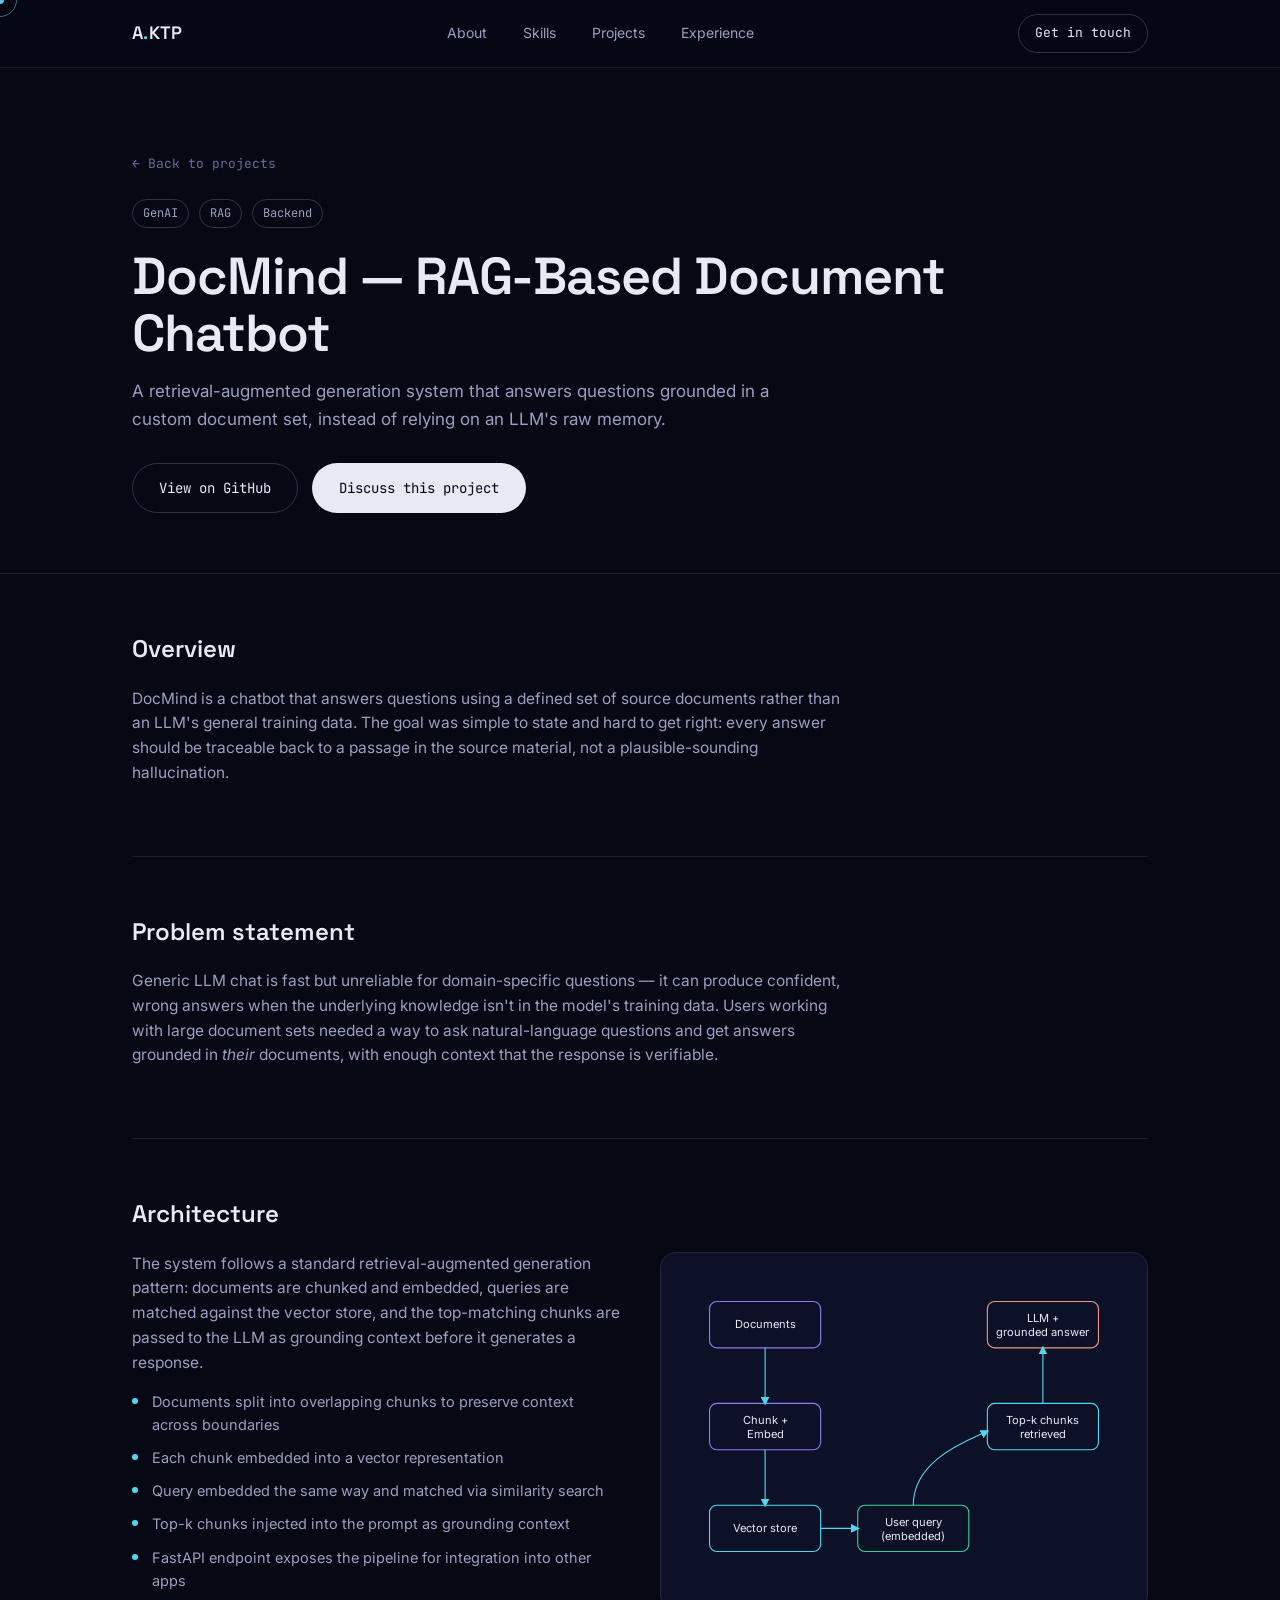
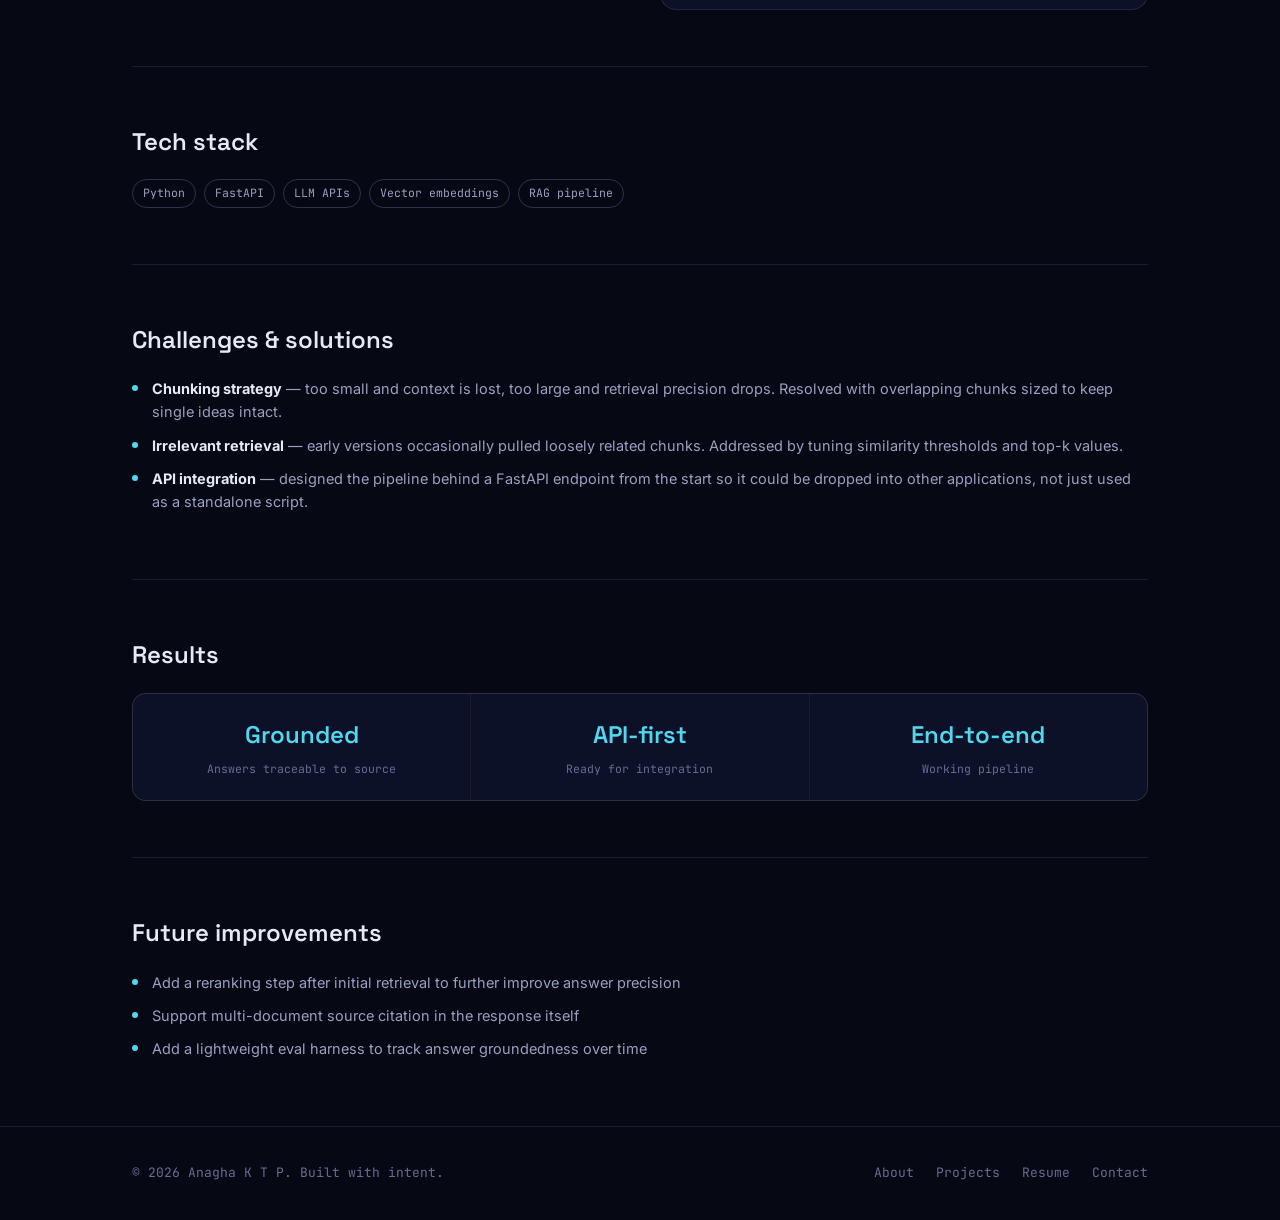
<file: case-study-docmind.html>
<!DOCTYPE html>
<html lang="en">
<head>
<meta charset="UTF-8">
<meta name="viewport" content="width=device-width, initial-scale=1.0">
<title>DocMind — RAG Case Study | Anagha K T P</title>
<meta name="description" content="How Anagha K T P built DocMind, a retrieval-augmented generation chatbot that answers questions grounded in source documents.">
<meta name="theme-color" content="#060814">
<meta name="robots" content="index, follow">
<link rel="canonical" href="https://anaghaktp.github.io/anaghaktp-portfolio/case-study-docmind.html">
<link rel="icon" type="image/svg+xml" href="assets/favicon.svg">

<meta property="og:type" content="article">
<meta property="og:title" content="DocMind — RAG Case Study | Anagha K T P">
<meta property="og:description" content="How Anagha K T P built DocMind, a retrieval-augmented generation chatbot that answers questions grounded in source documents.">
<meta property="og:url" content="https://anaghaktp.github.io/anaghaktp-portfolio/case-study-docmind.html">
<meta property="og:image" content="https://anaghaktp.github.io/anaghaktp-portfolio/assets/profile.png">
<meta name="twitter:card" content="summary_large_image">
<meta name="twitter:title" content="DocMind — RAG Case Study | Anagha K T P">
<meta name="twitter:description" content="How Anagha K T P built DocMind, a retrieval-augmented generation chatbot that answers questions grounded in source documents.">
<meta name="twitter:image" content="https://anaghaktp.github.io/anaghaktp-portfolio/assets/profile.png">

<link rel="preconnect" href="https://fonts.googleapis.com">
<link rel="preconnect" href="https://fonts.gstatic.com" crossorigin>
<link href="https://fonts.googleapis.com/css2?family=Space+Grotesk:wght@400;500;600;700&family=Inter:wght@400;500;600&family=JetBrains+Mono:wght@400;500&display=swap" rel="stylesheet">
<link rel="stylesheet" href="assets/style.css">
</head>
<body>
<a href="#main" class="skip-link">Skip to content</a>
<div id="page-loader" role="status" aria-live="polite"><div class="loader-mark">A.KTP<div class="loader-bar"></div></div></div>

<nav class="scrolled" id="nav" aria-label="Primary">
  <div class="nav-inner">
    <div class="logo">A<span>.</span>KTP</div>
    <div class="nav-links">
      <a href="index.html#about">About</a>
      <a href="index.html#skills">Skills</a>
      <a href="index.html#projects">Projects</a>
      <a href="index.html#experience">Experience</a>
    </div>
    <a href="index.html#contact" class="nav-cta">Get in touch</a>
  </div>
</nav>

<main id="main">
<header class="cs-hero">
  <div class="wrap">
    <a href="index.html#projects" class="cs-back">&larr; Back to projects</a>
    <div class="cs-meta-row">
      <span class="tag">GenAI</span><span class="tag">RAG</span><span class="tag">Backend</span>
    </div>
    <h1 class="cs-title">DocMind — RAG-Based Document Chatbot</h1>
    <p class="cs-sub">A retrieval-augmented generation system that answers questions grounded in a custom document set, instead of relying on an LLM's raw memory.</p>
    <div class="cs-quicklinks">
      <a href="https://github.com/ANAGHAKTP" target="_blank" class="btn btn-ghost">View on GitHub</a>
      <a href="index.html?project=docmind#contact" class="btn btn-primary btn-discuss" data-project-id="docmind">Discuss this project</a>
    </div>
  </div>
</header>

<div class="wrap">

  <section class="cs-section">
    <h2>Overview</h2>
    <p>DocMind is a chatbot that answers questions using a defined set of source documents rather than an LLM's general training data. The goal was simple to state and hard to get right: every answer should be traceable back to a passage in the source material, not a plausible-sounding hallucination.</p>
  </section>

  <section class="cs-section">
    <h2>Problem statement</h2>
    <p>Generic LLM chat is fast but unreliable for domain-specific questions — it can produce confident, wrong answers when the underlying knowledge isn't in the model's training data. Users working with large document sets needed a way to ask natural-language questions and get answers grounded in <em>their</em> documents, with enough context that the response is verifiable.</p>
  </section>

  <section class="cs-section">
    <h2>Architecture</h2>
    <div class="cs-two-col">
      <div>
        <p>The system follows a standard retrieval-augmented generation pattern: documents are chunked and embedded, queries are matched against the vector store, and the top-matching chunks are passed to the LLM as grounding context before it generates a response.</p>
        <ul class="cs-list">
          <li>Documents split into overlapping chunks to preserve context across boundaries</li>
          <li>Each chunk embedded into a vector representation</li>
          <li>Query embedded the same way and matched via similarity search</li>
          <li>Top-k chunks injected into the prompt as grounding context</li>
          <li>FastAPI endpoint exposes the pipeline for integration into other apps</li>
        </ul>
      </div>
      <div class="cs-diagram">
        <svg viewBox="0 0 460 320" xmlns="http://www.w3.org/2000/svg">
          <defs>
            <marker id="arrow" markerWidth="8" markerHeight="8" refX="6" refY="4" orient="auto">
              <path d="M0,0 L8,4 L0,8 Z" fill="#4FD8EE"/>
            </marker>
          </defs>
          <rect x="20" y="20" width="120" height="50" rx="8" fill="none" stroke="#8B7CF6" stroke-width="1.2"/>
          <text x="80" y="49" fill="#E7E9F5" font-size="12" text-anchor="middle" font-family="Inter">Documents</text>

          <rect x="20" y="130" width="120" height="50" rx="8" fill="none" stroke="#8B7CF6" stroke-width="1.2"/>
          <text x="80" y="152" fill="#E7E9F5" font-size="12" text-anchor="middle" font-family="Inter">Chunk +</text>
          <text x="80" y="167" fill="#E7E9F5" font-size="12" text-anchor="middle" font-family="Inter">Embed</text>

          <rect x="20" y="240" width="120" height="50" rx="8" fill="none" stroke="#4FD8EE" stroke-width="1.2"/>
          <text x="80" y="269" fill="#E7E9F5" font-size="12" text-anchor="middle" font-family="Inter">Vector store</text>

          <rect x="180" y="240" width="120" height="50" rx="8" fill="none" stroke="#34D399" stroke-width="1.2"/>
          <text x="240" y="262" fill="#E7E9F5" font-size="12" text-anchor="middle" font-family="Inter">User query</text>
          <text x="240" y="277" fill="#E7E9F5" font-size="12" text-anchor="middle" font-family="Inter">(embedded)</text>

          <rect x="320" y="130" width="120" height="50" rx="8" fill="none" stroke="#4FD8EE" stroke-width="1.2"/>
          <text x="380" y="152" fill="#E7E9F5" font-size="12" text-anchor="middle" font-family="Inter">Top-k chunks</text>
          <text x="380" y="167" fill="#E7E9F5" font-size="12" text-anchor="middle" font-family="Inter">retrieved</text>

          <rect x="320" y="20" width="120" height="50" rx="8" fill="none" stroke="#F0997B" stroke-width="1.2"/>
          <text x="380" y="42" fill="#E7E9F5" font-size="12" text-anchor="middle" font-family="Inter">LLM +</text>
          <text x="380" y="57" fill="#E7E9F5" font-size="12" text-anchor="middle" font-family="Inter">grounded answer</text>

          <path d="M80,70 L80,130" stroke="#4FD8EE" stroke-width="1.2" marker-end="url(#arrow)" fill="none"/>
          <path d="M80,180 L80,240" stroke="#4FD8EE" stroke-width="1.2" marker-end="url(#arrow)" fill="none"/>
          <path d="M140,265 L180,265" stroke="#4FD8EE" stroke-width="1.2" marker-end="url(#arrow)" fill="none"/>
          <path d="M240,240 C240,190 300,170 320,160" stroke="#4FD8EE" stroke-width="1.2" marker-end="url(#arrow)" fill="none"/>
          <path d="M380,130 L380,70" stroke="#4FD8EE" stroke-width="1.2" marker-end="url(#arrow)" fill="none"/>
        </svg>
      </div>
    </div>
  </section>

  <section class="cs-section">
    <h2>Tech stack</h2>
    <div class="cs-stack-list">
      <span class="tag">Python</span><span class="tag">FastAPI</span><span class="tag">LLM APIs</span><span class="tag">Vector embeddings</span><span class="tag">RAG pipeline</span>
    </div>
  </section>

  <section class="cs-section">
    <h2>Challenges &amp; solutions</h2>
    <ul class="cs-list">
      <li><strong style="color:var(--text);">Chunking strategy</strong> — too small and context is lost, too large and retrieval precision drops. Resolved with overlapping chunks sized to keep single ideas intact.</li>
      <li><strong style="color:var(--text);">Irrelevant retrieval</strong> — early versions occasionally pulled loosely related chunks. Addressed by tuning similarity thresholds and top-k values.</li>
      <li><strong style="color:var(--text);">API integration</strong> — designed the pipeline behind a FastAPI endpoint from the start so it could be dropped into other applications, not just used as a standalone script.</li>
    </ul>
  </section>

  <section class="cs-section">
    <h2>Results</h2>
    <div class="cs-metric-row">
      <div class="cs-metric"><div class="m-num">Grounded</div><div class="m-label">Answers traceable to source</div></div>
      <div class="cs-metric"><div class="m-num">API-first</div><div class="m-label">Ready for integration</div></div>
      <div class="cs-metric"><div class="m-num">End-to-end</div><div class="m-label">Working pipeline</div></div>
    </div>
  </section>

  <section class="cs-section">
    <h2>Future improvements</h2>
    <ul class="cs-list">
      <li>Add a reranking step after initial retrieval to further improve answer precision</li>
      <li>Support multi-document source citation in the response itself</li>
      <li>Add a lightweight eval harness to track answer groundedness over time</li>
    </ul>
  </section>

</div>

</main>

<footer>
  <div class="wrap footer-inner">
    <div>&copy; 2026 Anagha K T P. Built with intent.</div>
    <div class="footer-links">
      <a href="index.html#about">About</a>
      <a href="index.html#projects">Projects</a>
      <a href="assets/resume/Anagha_K_T_P_AI_Engineer_Resume.pdf" target="_blank" rel="noopener noreferrer">Resume</a>
      <a href="index.html#contact">Contact</a>
    </div>
  </div>
</footer>
<script src="assets/interactions.js" defer></script>

</body>
</html>
</file>
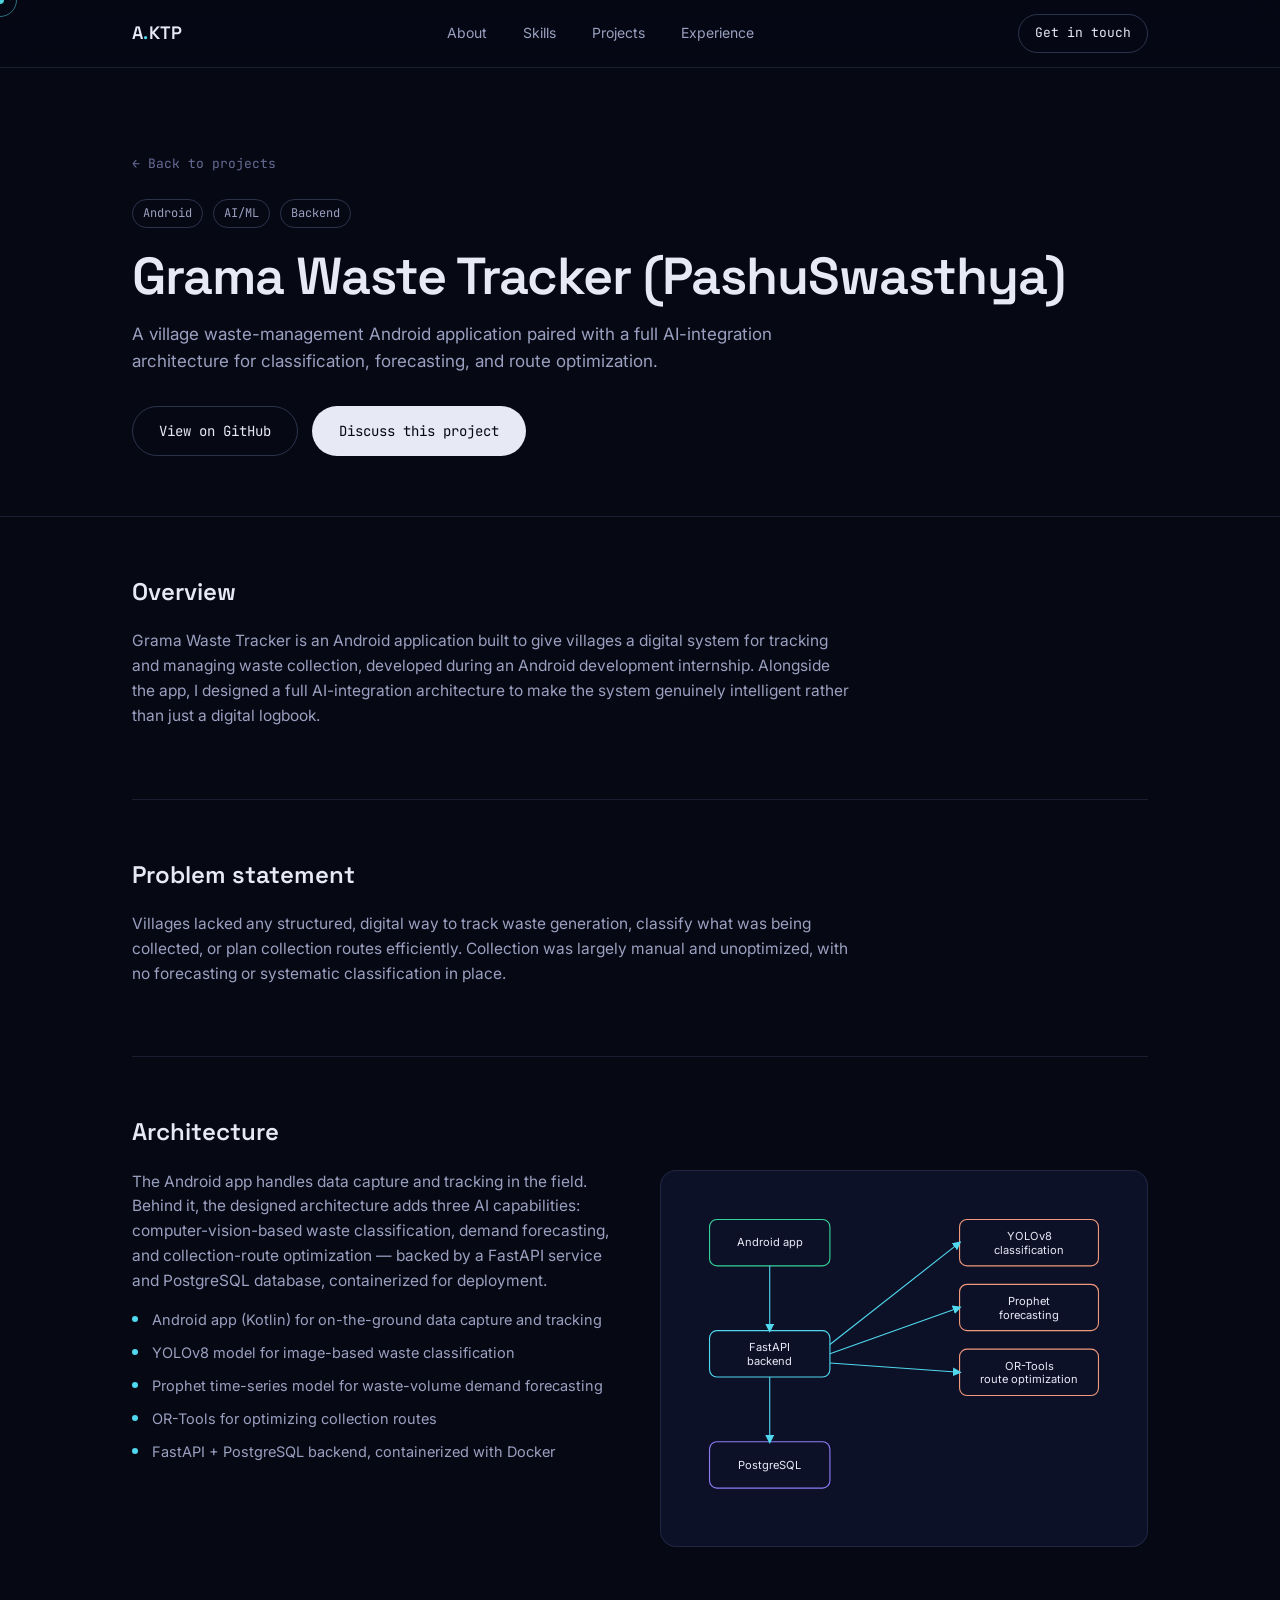
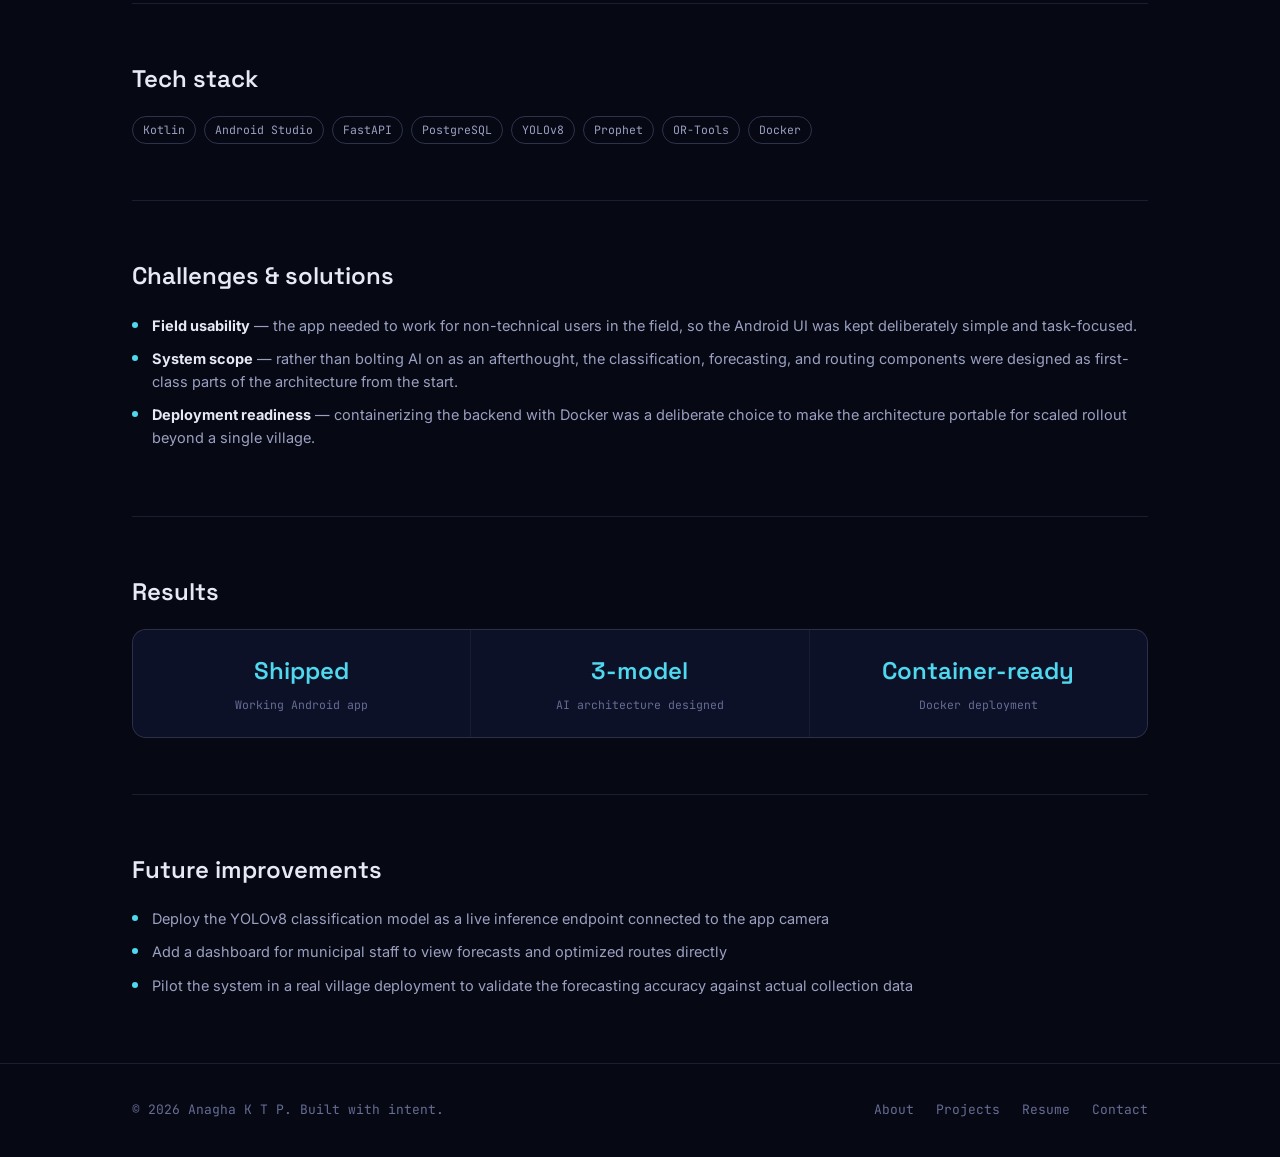
<file: case-study-waste-tracker.html>
<!DOCTYPE html>
<html lang="en">
<head>
<meta charset="UTF-8">
<meta name="viewport" content="width=device-width, initial-scale=1.0">
<title>Grama Waste Tracker — Case Study | Anagha K T P</title>
<meta name="description" content="How Anagha K T P built Grama Waste Tracker, an Android waste-management app with a full AI-integration architecture.">
<meta name="theme-color" content="#060814">
<meta name="robots" content="index, follow">
<link rel="canonical" href="https://anaghaktp.github.io/anaghaktp-portfolio/case-study-waste-tracker.html">
<link rel="icon" type="image/svg+xml" href="assets/favicon.svg">

<meta property="og:type" content="article">
<meta property="og:title" content="Grama Waste Tracker — Case Study | Anagha K T P">
<meta property="og:description" content="How Anagha K T P built Grama Waste Tracker, an Android waste-management app with a full AI-integration architecture.">
<meta property="og:url" content="https://anaghaktp.github.io/anaghaktp-portfolio/case-study-waste-tracker.html">
<meta property="og:image" content="https://anaghaktp.github.io/anaghaktp-portfolio/assets/profile.png">
<meta name="twitter:card" content="summary_large_image">
<meta name="twitter:title" content="Grama Waste Tracker — Case Study | Anagha K T P">
<meta name="twitter:description" content="How Anagha K T P built Grama Waste Tracker, an Android waste-management app with a full AI-integration architecture.">
<meta name="twitter:image" content="https://anaghaktp.github.io/anaghaktp-portfolio/assets/profile.png">

<link rel="preconnect" href="https://fonts.googleapis.com">
<link rel="preconnect" href="https://fonts.gstatic.com" crossorigin>
<link href="https://fonts.googleapis.com/css2?family=Space+Grotesk:wght@400;500;600;700&family=Inter:wght@400;500;600&family=JetBrains+Mono:wght@400;500&display=swap" rel="stylesheet">
<link rel="stylesheet" href="assets/style.css">
</head>
<body>
<a href="#main" class="skip-link">Skip to content</a>
<div id="page-loader" role="status" aria-live="polite"><div class="loader-mark">A.KTP<div class="loader-bar"></div></div></div>

<nav class="scrolled" id="nav" aria-label="Primary">
  <div class="nav-inner">
    <div class="logo">A<span>.</span>KTP</div>
    <div class="nav-links">
      <a href="index.html#about">About</a>
      <a href="index.html#skills">Skills</a>
      <a href="index.html#projects">Projects</a>
      <a href="index.html#experience">Experience</a>
    </div>
    <a href="index.html#contact" class="nav-cta">Get in touch</a>
  </div>
</nav>

<main id="main">
<header class="cs-hero">
  <div class="wrap">
    <a href="index.html#projects" class="cs-back">&larr; Back to projects</a>
    <div class="cs-meta-row">
      <span class="tag">Android</span><span class="tag">AI/ML</span><span class="tag">Backend</span>
    </div>
    <h1 class="cs-title">Grama Waste Tracker (PashuSwasthya)</h1>
    <p class="cs-sub">A village waste-management Android application paired with a full AI-integration architecture for classification, forecasting, and route optimization.</p>
    <div class="cs-quicklinks">
      <a href="https://github.com/ANAGHAKTP" target="_blank" class="btn btn-ghost">View on GitHub</a>
      <a href="index.html?project=grama-waste#contact" class="btn btn-primary btn-discuss" data-project-id="grama-waste">Discuss this project</a>
    </div>
  </div>
</header>

<div class="wrap">

  <section class="cs-section">
    <h2>Overview</h2>
    <p>Grama Waste Tracker is an Android application built to give villages a digital system for tracking and managing waste collection, developed during an Android development internship. Alongside the app, I designed a full AI-integration architecture to make the system genuinely intelligent rather than just a digital logbook.</p>
  </section>

  <section class="cs-section">
    <h2>Problem statement</h2>
    <p>Villages lacked any structured, digital way to track waste generation, classify what was being collected, or plan collection routes efficiently. Collection was largely manual and unoptimized, with no forecasting or systematic classification in place.</p>
  </section>

  <section class="cs-section">
    <h2>Architecture</h2>
    <div class="cs-two-col">
      <div>
        <p>The Android app handles data capture and tracking in the field. Behind it, the designed architecture adds three AI capabilities: computer-vision-based waste classification, demand forecasting, and collection-route optimization — backed by a FastAPI service and PostgreSQL database, containerized for deployment.</p>
        <ul class="cs-list">
          <li>Android app (Kotlin) for on-the-ground data capture and tracking</li>
          <li>YOLOv8 model for image-based waste classification</li>
          <li>Prophet time-series model for waste-volume demand forecasting</li>
          <li>OR-Tools for optimizing collection routes</li>
          <li>FastAPI + PostgreSQL backend, containerized with Docker</li>
        </ul>
      </div>
      <div class="cs-diagram">
        <svg viewBox="0 0 460 340" xmlns="http://www.w3.org/2000/svg">
          <defs>
            <marker id="arrow2" markerWidth="8" markerHeight="8" refX="6" refY="4" orient="auto">
              <path d="M0,0 L8,4 L0,8 Z" fill="#4FD8EE"/>
            </marker>
          </defs>
          <rect x="20" y="20" width="130" height="50" rx="8" fill="none" stroke="#34D399" stroke-width="1.2"/>
          <text x="85" y="49" fill="#E7E9F5" font-size="12" text-anchor="middle" font-family="Inter">Android app</text>

          <rect x="20" y="140" width="130" height="50" rx="8" fill="none" stroke="#4FD8EE" stroke-width="1.2"/>
          <text x="85" y="162" fill="#E7E9F5" font-size="12" text-anchor="middle" font-family="Inter">FastAPI</text>
          <text x="85" y="177" fill="#E7E9F5" font-size="12" text-anchor="middle" font-family="Inter">backend</text>

          <rect x="20" y="260" width="130" height="50" rx="8" fill="none" stroke="#8B7CF6" stroke-width="1.2"/>
          <text x="85" y="289" fill="#E7E9F5" font-size="12" text-anchor="middle" font-family="Inter">PostgreSQL</text>

          <rect x="290" y="20" width="150" height="50" rx="8" fill="none" stroke="#F0997B" stroke-width="1.2"/>
          <text x="365" y="42" fill="#E7E9F5" font-size="12" text-anchor="middle" font-family="Inter">YOLOv8</text>
          <text x="365" y="57" fill="#E7E9F5" font-size="12" text-anchor="middle" font-family="Inter">classification</text>

          <rect x="290" y="90" width="150" height="50" rx="8" fill="none" stroke="#F0997B" stroke-width="1.2"/>
          <text x="365" y="112" fill="#E7E9F5" font-size="12" text-anchor="middle" font-family="Inter">Prophet</text>
          <text x="365" y="127" fill="#E7E9F5" font-size="12" text-anchor="middle" font-family="Inter">forecasting</text>

          <rect x="290" y="160" width="150" height="50" rx="8" fill="none" stroke="#F0997B" stroke-width="1.2"/>
          <text x="365" y="182" fill="#E7E9F5" font-size="12" text-anchor="middle" font-family="Inter">OR-Tools</text>
          <text x="365" y="197" fill="#E7E9F5" font-size="12" text-anchor="middle" font-family="Inter">route optimization</text>

          <path d="M85,70 L85,140" stroke="#4FD8EE" stroke-width="1.2" marker-end="url(#arrow2)" fill="none"/>
          <path d="M85,190 L85,260" stroke="#4FD8EE" stroke-width="1.2" marker-end="url(#arrow2)" fill="none"/>
          <path d="M150,155 L290,45" stroke="#4FD8EE" stroke-width="1.2" marker-end="url(#arrow2)" fill="none"/>
          <path d="M150,165 L290,115" stroke="#4FD8EE" stroke-width="1.2" marker-end="url(#arrow2)" fill="none"/>
          <path d="M150,175 L290,185" stroke="#4FD8EE" stroke-width="1.2" marker-end="url(#arrow2)" fill="none"/>
        </svg>
      </div>
    </div>
  </section>

  <section class="cs-section">
    <h2>Tech stack</h2>
    <div class="cs-stack-list">
      <span class="tag">Kotlin</span><span class="tag">Android Studio</span><span class="tag">FastAPI</span><span class="tag">PostgreSQL</span><span class="tag">YOLOv8</span><span class="tag">Prophet</span><span class="tag">OR-Tools</span><span class="tag">Docker</span>
    </div>
  </section>

  <section class="cs-section">
    <h2>Challenges &amp; solutions</h2>
    <ul class="cs-list">
      <li><strong style="color:var(--text);">Field usability</strong> — the app needed to work for non-technical users in the field, so the Android UI was kept deliberately simple and task-focused.</li>
      <li><strong style="color:var(--text);">System scope</strong> — rather than bolting AI on as an afterthought, the classification, forecasting, and routing components were designed as first-class parts of the architecture from the start.</li>
      <li><strong style="color:var(--text);">Deployment readiness</strong> — containerizing the backend with Docker was a deliberate choice to make the architecture portable for scaled rollout beyond a single village.</li>
    </ul>
  </section>

  <section class="cs-section">
    <h2>Results</h2>
    <div class="cs-metric-row">
      <div class="cs-metric"><div class="m-num">Shipped</div><div class="m-label">Working Android app</div></div>
      <div class="cs-metric"><div class="m-num">3-model</div><div class="m-label">AI architecture designed</div></div>
      <div class="cs-metric"><div class="m-num">Container-ready</div><div class="m-label">Docker deployment</div></div>
    </div>
  </section>

  <section class="cs-section">
    <h2>Future improvements</h2>
    <ul class="cs-list">
      <li>Deploy the YOLOv8 classification model as a live inference endpoint connected to the app camera</li>
      <li>Add a dashboard for municipal staff to view forecasts and optimized routes directly</li>
      <li>Pilot the system in a real village deployment to validate the forecasting accuracy against actual collection data</li>
    </ul>
  </section>

</div>

</main>

<footer>
  <div class="wrap footer-inner">
    <div>&copy; 2026 Anagha K T P. Built with intent.</div>
    <div class="footer-links">
      <a href="index.html#about">About</a>
      <a href="index.html#projects">Projects</a>
      <a href="assets/resume/Anagha_K_T_P_AI_Engineer_Resume.pdf" target="_blank" rel="noopener noreferrer">Resume</a>
      <a href="index.html#contact">Contact</a>
    </div>
  </div>
</footer>
<script src="assets/interactions.js" defer></script>

</body>
</html>
</file>
<file: assets/style.css>
:root{
    --bg:#060814;
    --bg-2:#0a0e22;
    --surface:#0d1128;
    --surface-2:#11162e;
    --line:rgba(148,163,220,0.14);
    --line-strong:rgba(148,163,220,0.28);
    --text:#E7E9F5;
    --text-dim:#9BA0C0;
    --text-mute:#666c93;
    --cyan:#4FD8EE;
    --violet:#8B7CF6;
    --emerald:#34D399;
    --font-display:'Space Grotesk',sans-serif;
    --font-body:'Inter',sans-serif;
    --font-mono:'JetBrains Mono',monospace;
  }
  *{margin:0;padding:0;box-sizing:border-box;}
  html{scroll-behavior:smooth;}
  body{
    background:var(--bg);
    color:var(--text);
    font-family:var(--font-body);
    line-height:1.6;
    overflow-x:hidden;
  }
  ::selection{background:var(--cyan);color:#02131a;}
  a{color:inherit;text-decoration:none;}
  .wrap{max-width:1080px;margin:0 auto;padding:0 32px;}

  /* ---------- NAV ---------- */
  nav{
    position:fixed;top:0;left:0;right:0;z-index:100;
    display:flex;justify-content:center;
    padding:20px 0;
    transition:background .3s ease, border-color .3s ease, padding .3s ease;
  }
  nav.scrolled{
    background:rgba(6,8,20,0.75);
    backdrop-filter:blur(14px);
    border-bottom:1px solid var(--line);
    padding:14px 0;
  }
  .nav-inner{width:100%;max-width:1080px;padding:0 32px;display:flex;align-items:center;justify-content:space-between;}
  .logo{font-family:var(--font-display);font-weight:600;font-size:18px;letter-spacing:0.02em;}
  .logo span{color:var(--cyan);}
  .nav-links{display:flex;gap:36px;font-size:14px;color:var(--text-dim);}
  .nav-links a{position:relative;transition:color .2s;}
  .nav-links a:hover{color:var(--text);}
  .nav-links a::after{
    content:'';position:absolute;bottom:-6px;left:0;width:0;height:1px;background:var(--cyan);transition:width .25s ease;
  }
  .nav-links a:hover::after{width:100%;}
  .nav-cta{
    font-size:13px;font-family:var(--font-mono);
    border:1px solid var(--line-strong);padding:8px 16px;border-radius:100px;
    transition:border-color .2s, background .2s;
  }
  .nav-cta:hover{border-color:var(--cyan);background:rgba(79,216,238,0.08);}
  .nav-toggle{display:none;}

  /* ---------- HERO ---------- */
  .hero{
    position:relative;min-height:100vh;display:flex;flex-direction:column;
    align-items:center;justify-content:center;text-align:center;
    padding:120px 32px 80px;overflow:hidden;
  }
  #graph-canvas{position:absolute;inset:0;width:100%;height:100%;z-index:0;}
  .hero-content{position:relative;z-index:2;max-width:760px;}
  .eyebrow{
    font-family:var(--font-mono);font-size:13px;color:var(--emerald);
    display:inline-flex;align-items:center;gap:8px;margin-bottom:28px;
    border:1px solid rgba(52,211,153,0.3);padding:6px 14px;border-radius:100px;
    background:rgba(52,211,153,0.06);
  }
  .dot{width:6px;height:6px;border-radius:50%;background:var(--emerald);box-shadow:0 0 8px var(--emerald);animation:pulse 2s infinite;}
  @keyframes pulse{0%,100%{opacity:1;}50%{opacity:0.35;}}
  .hero h1{
    font-family:var(--font-display);font-weight:600;
    font-size:clamp(38px,7vw,68px);letter-spacing:-0.02em;line-height:1.05;
    margin-bottom:20px;
  }
  .hero h1 .grad{
    background:linear-gradient(100deg,var(--cyan),var(--violet) 60%,var(--emerald));
    -webkit-background-clip:text;background-clip:text;color:transparent;
  }
  .role-line{
    font-family:var(--font-mono);font-size:clamp(15px,2.4vw,19px);color:var(--text-dim);
    height:28px;margin-bottom:34px;
  }
  .role-line .cursor{color:var(--cyan);animation:blink 1s step-end infinite;}
  @keyframes blink{50%{opacity:0;}}
  .hero-actions{display:flex;gap:14px;justify-content:center;flex-wrap:wrap;margin-bottom:44px;}
  .btn{
    font-family:var(--font-mono);font-size:14px;padding:13px 26px;border-radius:100px;
    display:inline-flex;align-items:center;gap:8px;cursor:pointer;transition:all .25s ease;border:1px solid transparent;
  }
  .btn-primary{background:var(--text);color:var(--bg);}
  .btn-primary:hover{background:var(--cyan);transform:translateY(-2px);box-shadow:0 8px 24px rgba(79,216,238,0.25);}
  .btn-ghost{border-color:var(--line-strong);color:var(--text);}
  .btn-ghost:hover{border-color:var(--cyan);color:var(--cyan);transform:translateY(-2px);}
  .hero-meta{display:flex;gap:28px;justify-content:center;flex-wrap:wrap;font-size:13px;color:var(--text-mute);font-family:var(--font-mono);}
  .hero-meta span{display:flex;align-items:center;gap:7px;}
  .scroll-cue{
    position:absolute;bottom:34px;left:50%;transform:translateX(-50%);z-index:2;
    display:flex;flex-direction:column;align-items:center;gap:8px;color:var(--text-mute);font-size:11px;font-family:var(--font-mono);
    opacity:0.7;
  }
  .scroll-cue .line{width:1px;height:36px;background:linear-gradient(var(--text-mute),transparent);animation:scrolldown 1.8s ease-in-out infinite;}
  @keyframes scrolldown{0%{transform:scaleY(0);transform-origin:top;}50%{transform:scaleY(1);transform-origin:top;}51%{transform-origin:bottom;}100%{transform:scaleY(0);transform-origin:bottom;}}

  /* ---------- SECTION SHARED ---------- */
  section{padding:120px 0;position:relative;}
  .section-head{margin-bottom:56px;max-width:600px;}
  .section-tag{font-family:var(--font-mono);font-size:12px;color:var(--cyan);letter-spacing:0.08em;text-transform:uppercase;margin-bottom:14px;display:block;}
  .section-title{font-family:var(--font-display);font-size:clamp(28px,4vw,40px);font-weight:600;letter-spacing:-0.01em;}
  .section-sub{color:var(--text-dim);margin-top:14px;font-size:16px;}
  .reveal{opacity:0;transform:translateY(28px);transition:opacity .7s ease, transform .7s ease;}
  .reveal.in{opacity:1;transform:translateY(0);}

  /* ---------- ABOUT ---------- */
  .about-grid{display:grid;grid-template-columns:1.1fr 0.9fr;gap:64px;align-items:start;}
  .about-text p{color:var(--text-dim);font-size:16px;margin-bottom:18px;}
  .about-text strong{color:var(--text);font-weight:500;}
  .stat-grid{display:grid;grid-template-columns:1fr 1fr;gap:1px;background:var(--line);border:1px solid var(--line);border-radius:14px;overflow:hidden;}
  .stat{background:var(--surface);padding:26px 22px;}
  .stat-num{font-family:var(--font-display);font-size:32px;font-weight:600;color:var(--cyan);}
  .stat-label{font-size:12px;color:var(--text-mute);font-family:var(--font-mono);margin-top:6px;}

  /* ---------- SERVICES / SKILLS ---------- */
  .skills-grid{display:grid;grid-template-columns:repeat(3,1fr);gap:1px;background:var(--line);border:1px solid var(--line);border-radius:16px;overflow:hidden;}
  .skill-card{background:var(--surface);padding:32px 28px;transition:background .3s ease;}
  .skill-card:hover{background:var(--surface-2);}
  .skill-card .icon{width:38px;height:38px;border-radius:10px;background:rgba(79,216,238,0.1);border:1px solid rgba(79,216,238,0.25);display:flex;align-items:center;justify-content:center;margin-bottom:18px;color:var(--cyan);font-family:var(--font-mono);font-size:15px;}
  .skill-card h3{font-family:var(--font-display);font-size:17px;font-weight:600;margin-bottom:10px;}
  .tag-row{display:flex;flex-wrap:wrap;gap:7px;margin-top:14px;}
  .tag{font-family:var(--font-mono);font-size:11.5px;color:var(--text-dim);border:1px solid var(--line-strong);padding:4px 10px;border-radius:100px;}

  /* ---------- PROJECTS ---------- */
  .project{
    border:1px solid var(--line);border-radius:18px;background:var(--surface);
    margin-bottom:20px;overflow:hidden;transition:border-color .3s ease;
  }
  .project:hover{border-color:var(--line-strong);}
  .project-head{display:flex;justify-content:space-between;align-items:flex-start;padding:32px 34px;cursor:pointer;gap:24px;}
  .project-index{font-family:var(--font-mono);font-size:12px;color:var(--text-mute);margin-bottom:10px;}
  .project-title{font-family:var(--font-display);font-size:23px;font-weight:600;margin-bottom:10px;}
  .project-desc{color:var(--text-dim);font-size:15px;max-width:520px;}
  .project-toggle{
    flex-shrink:0;width:36px;height:36px;border-radius:50%;border:1px solid var(--line-strong);
    display:flex;align-items:center;justify-content:center;transition:transform .35s ease, border-color .2s;
    font-size:16px;color:var(--text-dim);
  }
  .project.open .project-toggle{transform:rotate(45deg);border-color:var(--cyan);color:var(--cyan);}
  .project-body{max-height:0;overflow:hidden;transition:max-height .45s ease;}
  .project.open .project-body{max-height:900px;}
  .project-body-inner{padding:0 34px 34px;display:grid;grid-template-columns:repeat(2,1fr);gap:28px;border-top:1px solid var(--line);padding-top:28px;margin:0 34px;}
  .pb-block h4{font-family:var(--font-mono);font-size:11px;color:var(--cyan);text-transform:uppercase;letter-spacing:0.06em;margin-bottom:10px;}
  .pb-block p{font-size:14px;color:var(--text-dim);}
  .pb-tags{display:flex;flex-wrap:wrap;gap:6px;}
  .pb-tags .tag{font-size:11px;}

  /* ---------- EXPERIENCE ---------- */
  .timeline{position:relative;padding-left:32px;}
  .timeline::before{content:'';position:absolute;left:5px;top:6px;bottom:6px;width:1px;background:var(--line);}
  .t-item{position:relative;padding-bottom:40px;}
  .t-item:last-child{padding-bottom:0;}
  .t-item::before{content:'';position:absolute;left:-32px;top:5px;width:11px;height:11px;border-radius:50%;background:var(--bg);border:2px solid var(--cyan);}
  .t-role{font-family:var(--font-display);font-size:18px;font-weight:600;}
  .t-org{color:var(--text-mute);font-family:var(--font-mono);font-size:12.5px;margin-top:4px;margin-bottom:10px;}
  .t-desc{color:var(--text-dim);font-size:14.5px;max-width:600px;}

  /* ---------- CERTS ---------- */
  #certifications{padding:90px 0;}
  .cert-grid{display:grid;grid-template-columns:repeat(3,1fr);gap:18px;align-items:stretch;}
  .cert-card{
    border:1px solid var(--line);border-radius:16px;padding:26px 24px;background:var(--surface);
    display:flex;flex-direction:column;justify-content:space-between;
    transition:transform .3s ease, border-color .3s ease, box-shadow .3s ease;position:relative;height:100%;
  }
  .cert-card:hover{
    transform:translateY(-4px);border-color:var(--cyan);
    box-shadow:0 12px 32px rgba(79,216,238,0.12), 0 0 20px rgba(139,124,246,0.08);
  }
  .cert-card:focus-visible{outline:2px solid var(--cyan);outline-offset:3px;}
  .cert-header{display:flex;justify-content:space-between;align-items:flex-start;margin-bottom:14px;}
  .cert-card .cert-tag{font-family:var(--font-mono);font-size:10.5px;color:var(--violet);text-transform:uppercase;letter-spacing:.05em;}
  .cert-card .cert-logo{
    width:36px;height:36px;border-radius:10px;background:rgba(148,163,220,0.08);border:1px solid var(--line-strong);
    display:flex;align-items:center;justify-content:center;color:var(--cyan);transition:transform .3s ease, border-color .3s ease;
  }
  .cert-card:hover .cert-logo{transform:scale(1.08);border-color:var(--cyan);}
  .cert-card h4{font-family:var(--font-display);font-size:16.5px;font-weight:600;margin-top:6px;margin-bottom:6px;line-height:1.35;color:var(--text);}
  .cert-issuer{font-size:13px;color:var(--text-dim);margin-bottom:16px;}
  .cert-meta{
    display:flex;justify-content:space-between;align-items:center;font-family:var(--font-mono);font-size:11.5px;
    color:var(--text-mute);border-top:1px solid var(--line);padding-top:14px;margin-top:auto;
  }
  .cert-verify-btn{
    font-family:var(--font-mono);font-size:11.5px;color:var(--cyan);display:inline-flex;align-items:center;gap:4px;
    transition:transform .2s ease, color .2s ease;text-decoration:none;
  }
  .cert-verify-btn:hover{color:var(--text);transform:translateX(3px);}

  /* ---------- CONTACT ---------- */
  .contact-box{
    border:1px solid var(--line);border-radius:22px;background:linear-gradient(160deg,var(--surface),var(--surface-2));
    padding:64px 56px;text-align:center;position:relative;overflow:hidden;
    transition: border-color .5s ease, box-shadow .5s ease;
  }
  .contact-box.highlight{
    border-color: var(--cyan) !important;
    box-shadow: 0 0 30px rgba(79, 216, 238, 0.3), 0 0 60px rgba(139, 124, 246, 0.2);
    animation: pulseHighlight 2s ease-in-out;
  }
  @keyframes pulseHighlight{
    0% { border-color: var(--line-strong); box-shadow: none; }
    30% { border-color: var(--cyan); box-shadow: 0 0 35px rgba(79, 216, 238, 0.4), 0 0 70px rgba(139, 124, 246, 0.25); }
    100% { border-color: var(--line); box-shadow: none; }
  }
  .contact-box h2{font-family:var(--font-display);font-size:clamp(28px,4vw,42px);font-weight:600;margin-bottom:16px;}
  .contact-box p{color:var(--text-dim);max-width:540px;margin:0 auto 34px;}
  .contact-links{display:flex;gap:14px;justify-content:center;flex-wrap:wrap;}

  /* ---------- CONTACT FORM ---------- */
  .contact-form{max-width:640px;margin:32px auto 0;text-align:left;}
  .form-grid{display:grid;grid-template-columns:1fr 1fr;gap:20px;}
  .form-group{margin-bottom:20px;}
  .form-group label{display:block;font-family:var(--font-mono);font-size:12px;color:var(--text-dim);margin-bottom:8px;letter-spacing:0.04em;text-transform:uppercase;}
  .form-input{width:100%;background:var(--bg-2);border:1px solid var(--line-strong);border-radius:12px;padding:12px 16px;color:var(--text);font-family:var(--font-body);font-size:14px;outline:none;transition:border-color .25s ease, box-shadow .25s ease, background .25s ease;}
  .form-input:focus{border-color:var(--cyan);background:rgba(13,17,40,0.9);box-shadow:0 0 0 3px rgba(79,216,238,0.15);}
  textarea.form-input{resize:vertical;min-height:120px;}
  .form-actions{display:flex;justify-content:flex-end;margin-top:8px;}
  @media(max-width:600px){.form-grid{grid-template-columns:1fr;}.contact-box{padding:44px 24px;}}

  footer{border-top:1px solid var(--line);padding:36px 0;}
  .footer-inner{display:flex;justify-content:space-between;align-items:center;flex-wrap:wrap;gap:16px;font-size:13px;color:var(--text-mute);font-family:var(--font-mono);}
  .footer-links{display:flex;gap:22px;}
  .footer-links a:hover{color:var(--cyan);}

  /* ---------- HERO VISUAL (photo composition) ---------- */
  .hero-grid{position:relative;z-index:2;max-width:1080px;width:100%;display:grid;grid-template-columns:1.05fr 0.95fr;gap:40px;align-items:center;text-align:left;}
  .hero-text .eyebrow{margin-left:0;}
  .hero-text .hero-actions{justify-content:flex-start;}
  .hero-text .hero-meta{justify-content:flex-start;}
  
  .hero-visual{
    position:relative;
    display:flex;
    align-items:center;
    justify-content:center;
    min-height:520px;
    opacity:0;
    animation:heroVisualEntrance 1.2s cubic-bezier(0.16, 1, 0.3, 1) forwards;
  }
  @keyframes heroVisualEntrance {
    from { opacity: 0; transform: translateY(16px); }
    to { opacity: 1; transform: translateY(0); }
  }

  .photo-frame{
    position:relative;
    width:340px;
    height:340px;
    transition:transform 0.5s cubic-bezier(0.16, 1, 0.3, 1);
  }
  @media (prefers-reduced-motion: no-preference) {
    .photo-frame {
      animation: photoFloat 6s ease-in-out infinite;
    }
  }
  @keyframes photoFloat {
    0%, 100% { transform: translateY(0); }
    50% { transform: translateY(-4px); }
  }

  /* Glassmorphism Outer Ring */
  .glass-ring{
    position:absolute;
    inset:-14px;
    border-radius:50%;
    border:2px solid rgba(255, 255, 255, 0.08);
    background:rgba(148, 163, 220, 0.03);
    backdrop-filter:blur(8px);
    -webkit-backdrop-filter:blur(8px);
    box-shadow:
      inset 0 0 12px rgba(255, 255, 255, 0.03),
      0 8px 32px rgba(0, 0, 0, 0.35);
    z-index:1;
    pointer-events:none;
  }

  .photo-glow{
    position:absolute;
    inset:-40px;
    border-radius:50%;
    background:radial-gradient(circle, rgba(79, 216, 238, 0.2), transparent 70%);
    filter:blur(12px);
    z-index:0;
    transition:background 0.5s ease, filter 0.5s ease;
  }

  .photo-scale-wrapper{
    position:relative;
    width:100%;
    height:100%;
    z-index:2;
    transition:transform 0.5s cubic-bezier(0.16, 1, 0.3, 1);
  }

  .ring{
    position:absolute;
    inset:-8px;
    border-radius:50%;
    padding:1px;
    background:conic-gradient(from 0deg, var(--cyan), var(--violet), var(--emerald), var(--cyan));
    -webkit-mask:radial-gradient(farthest-side, transparent calc(100% - 1.5px), #000 calc(100% - 1.5px));
            mask:radial-gradient(farthest-side, transparent calc(100% - 1.5px), #000 calc(100% - 1.5px));
    animation:spin 12s linear infinite;
    z-index:3;
  }
  @keyframes spin{to{transform:rotate(360deg);}}

  .photo-inner{
    position:absolute;
    inset:0;
    border-radius:50%;
    overflow:hidden;
    border:3px solid var(--bg);
    background:var(--surface);
    box-shadow:inset 0 4px 12px rgba(0, 0, 0, 0.5);
    z-index:2;
  }
  .photo-inner img{
    width:100%;
    height:100%;
    object-fit:cover;
    image-rendering:-webkit-optimize-contrast;
  }

  /* Desktop Hover Effect */
  @media (hover: hover) {
    .photo-frame:hover .photo-scale-wrapper {
      transform: scale(1.02);
    }
    .photo-frame:hover .photo-glow {
      background: radial-gradient(circle, rgba(79, 216, 238, 0.3), transparent 70%);
      filter: blur(10px);
    }
  }
  .float-card{
    position:absolute;background:rgba(13,17,40,0.75);backdrop-filter:blur(14px);
    border:1px solid var(--line-strong);border-radius:14px;padding:14px 16px;
    animation:float 5s ease-in-out infinite;
  }
  @keyframes float{0%,100%{transform:translateY(0);}50%{transform:translateY(-10px);}}
  .badge-avail{top:6%;right:0;display:flex;align-items:center;gap:8px;font-size:12.5px;font-family:var(--font-mono);animation-delay:.3s;}
  .badge-avail .dot{width:7px;height:7px;}
  .card-stack{bottom:4%;left:-6%;font-size:12px;animation-delay:.8s;min-width:150px;}
  .card-stack .cs-title{font-family:var(--font-mono);color:var(--violet);font-size:10.5px;text-transform:uppercase;letter-spacing:.06em;margin-bottom:8px;}
  .card-stack .cs-row{display:flex;align-items:center;gap:8px;color:var(--text-dim);padding:3px 0;font-size:12.5px;}
  .card-stack .cs-row span.k{width:16px;text-align:center;color:var(--cyan);font-family:var(--font-mono);}

  /* ---------- STATS ---------- */
  .stats-strip{display:grid;grid-template-columns:repeat(6,1fr);gap:1px;background:var(--line);border:1px solid var(--line);border-radius:16px;overflow:hidden;}
  .stat-cell{background:var(--surface);padding:26px 14px;text-align:center;transition:background .3s ease;}
  .stat-cell:hover{background:var(--surface-2);}
  .stat-cell .n{font-family:var(--font-display);font-size:28px;font-weight:600;color:var(--text);}
  .stat-cell .n .grad2{background:linear-gradient(100deg,var(--cyan),var(--violet));-webkit-background-clip:text;background-clip:text;color:transparent;}
  .stat-cell .l{font-size:11px;color:var(--text-mute);font-family:var(--font-mono);margin-top:6px;}

  /* ---------- ABOUT EXTRAS ---------- */
  .value-row{display:grid;grid-template-columns:repeat(3,1fr);gap:1px;background:var(--line);border:1px solid var(--line);border-radius:14px;overflow:hidden;margin-top:36px;}
  .value-cell{background:var(--surface);padding:22px;}
  .value-cell h4{font-family:var(--font-display);font-size:14.5px;font-weight:600;margin-bottom:6px;color:var(--cyan);}
  .value-cell p{font-size:12.5px;color:var(--text-mute);}

  /* ---------- SKILLS FILTER + RADAR ---------- */
  .skills-top{display:flex;justify-content:space-between;align-items:center;gap:20px;margin-bottom:28px;flex-wrap:wrap;}
  .filter-row{display:flex;gap:8px;flex-wrap:wrap;}
  .filter-btn{font-family:var(--font-mono);font-size:12px;padding:7px 14px;border-radius:100px;border:1px solid var(--line-strong);color:var(--text-dim);cursor:pointer;transition:all .2s;background:transparent;}
  .filter-btn.active,.filter-btn:hover{border-color:var(--cyan);color:var(--cyan);background:rgba(79,216,238,0.08);}
  .skill-search{font-family:var(--font-mono);font-size:13px;background:var(--surface);border:1px solid var(--line-strong);color:var(--text);padding:9px 14px;border-radius:100px;outline:none;min-width:180px;}
  .skill-search::placeholder{color:var(--text-mute);}
  .skills-layout{display:grid;grid-template-columns:1fr 340px;gap:24px;align-items:start;}
  .skill-card[data-cat]{transition:opacity .25s ease, transform .25s ease;}
  .skill-card.hidden{display:none;}
  .radar-box{border:1px solid var(--line);border-radius:16px;background:var(--surface);padding:24px;text-align:center;}
  .radar-box h4{font-family:var(--font-mono);font-size:11px;color:var(--text-mute);text-transform:uppercase;letter-spacing:.06em;margin-bottom:12px;}

  @media(max-width:860px){
    .hero-grid{grid-template-columns:1fr;text-align:center;}
    .hero-text .eyebrow, .hero-text .hero-actions, .hero-text .hero-meta{justify-content:center;}
    .hero-visual{min-height:340px;order:-1;margin-bottom:20px;}
    .photo-frame{width:280px;height:280px;}
    .stats-strip{grid-template-columns:repeat(3,1fr);}
    .value-row{grid-template-columns:1fr;}
    .skills-layout{grid-template-columns:1fr;}
  }
  @media(max-width:520px){
    .stats-strip{grid-template-columns:repeat(2,1fr);}
    .photo-frame{width:230px;height:230px;}
    .hero-visual{min-height:290px;}
  }
  @media(max-width:860px){
    .nav-links{display:none;}
    .about-grid{grid-template-columns:1fr;gap:40px;}
    .skills-grid{grid-template-columns:1fr;}
    .project-body-inner{grid-template-columns:1fr;}
    .cert-grid{grid-template-columns:1fr 1fr;}
    .contact-box{padding:44px 24px;}
  }
  @media(max-width:520px){
    .cert-grid{grid-template-columns:1fr;}
    .project-head{flex-direction:column;}
    .hero-meta{flex-direction:column;gap:10px;}
  }

/* ---------- CASE STUDY PAGE ---------- */
.cs-hero{padding:150px 0 60px;border-bottom:1px solid var(--line);}
.cs-back{font-family:var(--font-mono);font-size:13px;color:var(--text-mute);display:inline-flex;align-items:center;gap:6px;margin-bottom:24px;transition:color .2s;}
.cs-back:hover{color:var(--cyan);}
.cs-meta-row{display:flex;gap:10px;flex-wrap:wrap;margin-bottom:20px;}
.cs-meta-row .tag{font-size:12px;}
.cs-title{font-family:var(--font-display);font-size:clamp(30px,5vw,52px);font-weight:600;letter-spacing:-0.02em;line-height:1.1;margin-bottom:16px;}
.cs-sub{color:var(--text-dim);font-size:17px;max-width:640px;}
.cs-quicklinks{display:flex;gap:14px;margin-top:30px;flex-wrap:wrap;}
.cs-section{padding:56px 0;border-bottom:1px solid var(--line);}
.cs-section:last-of-type{border-bottom:none;}
.cs-section h2{font-family:var(--font-display);font-size:24px;font-weight:600;margin-bottom:18px;}
.cs-section p{color:var(--text-dim);font-size:15.5px;max-width:720px;margin-bottom:14px;}
.cs-two-col{display:grid;grid-template-columns:1fr 1fr;gap:40px;}
.cs-diagram{border:1px solid var(--line);border-radius:16px;background:var(--surface);padding:30px;overflow-x:auto;}
.cs-diagram svg{width:100%;height:auto;display:block;}
.cs-stack-list{display:flex;flex-wrap:wrap;gap:8px;}
.cs-metric-row{display:grid;grid-template-columns:repeat(3,1fr);gap:1px;background:var(--line);border:1px solid var(--line);border-radius:14px;overflow:hidden;margin-top:10px;}
.cs-metric{background:var(--surface);padding:22px;text-align:center;}
.cs-metric .m-num{font-family:var(--font-display);font-size:24px;font-weight:600;color:var(--cyan);}
.cs-metric .m-label{font-size:11.5px;color:var(--text-mute);font-family:var(--font-mono);margin-top:6px;}
.cs-list{list-style:none;}
.cs-list li{position:relative;padding-left:20px;color:var(--text-dim);font-size:14.5px;margin-bottom:10px;}
.cs-list li::before{content:'';position:absolute;left:0;top:8px;width:6px;height:6px;border-radius:50%;background:var(--cyan);}

/* ---------- GITHUB DASHBOARD ---------- */
.gh-panel{border:1px solid var(--line);border-radius:18px;background:var(--surface);padding:36px;}
.gh-top{display:flex;justify-content:space-between;align-items:center;margin-bottom:28px;flex-wrap:wrap;gap:14px;}
.gh-user{display:flex;align-items:center;gap:14px;}
.gh-user img{width:52px;height:52px;border-radius:50%;border:1px solid var(--line-strong);object-fit:cover;}
.gh-user .h{font-family:var(--font-display);font-weight:600;font-size:16px;}
.gh-user .s{font-size:12.5px;color:var(--text-mute);font-family:var(--font-mono);}
.gh-stats{display:grid;grid-template-columns:repeat(4,1fr);gap:1px;background:var(--line);border:1px solid var(--line);border-radius:14px;overflow:hidden;margin-bottom:28px;}
.gh-stat{background:var(--surface-2);padding:20px;text-align:center;}
.gh-stat .n{font-family:var(--font-display);font-size:22px;font-weight:600;color:var(--text);}
.gh-stat .l{font-size:11px;color:var(--text-mute);font-family:var(--font-mono);margin-top:5px;}
.gh-lang-bar{display:flex;height:8px;border-radius:100px;overflow:hidden;margin-bottom:12px;background:var(--surface-2);}
.gh-lang-legend{display:flex;flex-wrap:wrap;gap:16px;margin-bottom:30px;}
.gh-lang-legend span{font-size:12px;color:var(--text-dim);font-family:var(--font-mono);display:flex;align-items:center;gap:6px;}
.gh-lang-legend .sw{width:9px;height:9px;border-radius:2px;display:inline-block;}

.gh-repos{display:grid;grid-template-columns:repeat(2,1fr);gap:16px;}
.gh-repo-card{
  border:1px solid var(--line);border-radius:14px;padding:22px 24px;background:var(--surface-2);
  transition:transform .3s ease, border-color .3s ease, box-shadow .3s ease;
  cursor:pointer;display:flex;flex-direction:column;justify-content:space-between;position:relative;
}
.gh-repo-card:hover{
  transform:translateY(-4px);border-color:var(--cyan);
  box-shadow:0 12px 32px rgba(79,216,238,0.12), 0 0 20px rgba(139,124,246,0.08);
}
.gh-repo-card:focus-visible{outline:2px solid var(--cyan);outline-offset:3px;}
.gh-repo-header{display:flex;justify-content:space-between;align-items:flex-start;margin-bottom:10px;gap:12px;}
.gh-repo-card .rn{font-family:var(--font-display);font-size:16.5px;font-weight:600;color:var(--text);transition:color .2s;}
.gh-repo-card:hover .rn{color:var(--cyan);}
.gh-repo-card .rd{font-size:13px;color:var(--text-dim);line-height:1.55;margin-bottom:14px;flex-grow:1;}
.gh-repo-tags{display:flex;flex-wrap:wrap;gap:6px;margin-bottom:16px;}
.gh-repo-tags .tag{font-size:11px;padding:3px 9px;border-color:var(--line-strong);background:rgba(148,163,220,0.06);}
.gh-repo-meta-row{display:flex;justify-content:space-between;align-items:center;border-top:1px solid var(--line);padding-top:14px;margin-top:auto;flex-wrap:wrap;gap:10px;}
.gh-repo-card .rmeta{display:flex;gap:14px;font-size:11.5px;color:var(--text-mute);font-family:var(--font-mono);}
.gh-repo-actions{display:flex;gap:8px;flex-wrap:wrap;}
.gh-action-btn{
  font-family:var(--font-mono);font-size:11.5px;padding:5px 12px;border-radius:100px;
  border:1px solid var(--line-strong);color:var(--text-dim);transition:all .2s ease;
  display:inline-flex;align-items:center;gap:4px;background:transparent;text-decoration:none;
}
.gh-action-btn:hover{border-color:var(--cyan);color:var(--cyan);background:rgba(79,216,238,0.08);}
.gh-action-btn.btn-primary-sm{background:var(--cyan);color:#02131a;border-color:var(--cyan);font-weight:500;}
.gh-action-btn.btn-primary-sm:hover{background:#38c7dd;border-color:#38c7dd;color:#02131a;}
.gh-note{font-size:12.5px;color:var(--text-mute);margin-top:24px;font-family:var(--font-mono);text-align:center;}

/* Skeleton Loading Animation */
.gh-skeleton{background:linear-gradient(90deg,var(--surface-2) 25%,rgba(148,163,220,0.12) 50%,var(--surface-2) 75%);background-size:200% 100%;animation:ghShimmer 1.5s infinite;}
@keyframes ghShimmer{0%{background-position:200% 0;}100%{background-position:-200% 0;}}
.gh-card-skeleton{border:1px solid var(--line);border-radius:14px;padding:22px;height:180px;display:flex;flex-direction:column;justify-content:space-between;}

@media(max-width:760px){
  .cs-two-col{grid-template-columns:1fr;}
  .cs-metric-row{grid-template-columns:1fr;}
  .gh-stats{grid-template-columns:repeat(2,1fr);}
  .gh-repos{grid-template-columns:1fr;}
}

/* ---------- PHASE 3: MICRO-INTERACTIONS ---------- */
@media(hover:hover){ body{cursor:none;} }
.cursor-dot{position:fixed;top:0;left:0;width:8px;height:8px;border-radius:50%;background:var(--cyan);pointer-events:none;z-index:9999;transform:translate(-50%,-50%);transition:width .2s,height .2s,background .2s;mix-blend-mode:difference;}
.cursor-ring{position:fixed;top:0;left:0;width:34px;height:34px;border-radius:50%;border:1px solid rgba(79,216,238,0.5);pointer-events:none;z-index:9998;transform:translate(-50%,-50%);transition:width .25s,height .25s,border-color .25s,opacity .25s;}
.cursor-ring.hovering{width:56px;height:56px;border-color:var(--violet);}
@media(max-width:860px){.cursor-dot,.cursor-ring{display:none;}body{cursor:auto;}}

.scroll-progress{position:fixed;top:0;left:0;height:2px;background:linear-gradient(90deg,var(--cyan),var(--violet),var(--emerald));z-index:10000;width:0%;transition:width .1s linear;}

.back-to-top{
  position:fixed;bottom:28px;right:28px;width:44px;height:44px;border-radius:50%;
  background:var(--surface);border:1px solid var(--line-strong);color:var(--text);
  display:flex;align-items:center;justify-content:center;cursor:pointer;
  opacity:0;visibility:hidden;transform:translateY(10px);
  transition:opacity .3s,transform .3s,border-color .2s;z-index:500;font-size:16px;
}
.back-to-top.show{opacity:1;visibility:visible;transform:translateY(0);}
.back-to-top:hover{border-color:var(--cyan);color:var(--cyan);}

.ripple{position:absolute;border-radius:50%;background:rgba(255,255,255,0.35);transform:scale(0);animation:rippleAnim .6s ease-out;pointer-events:none;}
@keyframes rippleAnim{to{transform:scale(3);opacity:0;}}
.btn{position:relative;overflow:hidden;}

.tilt-el{transform-style:preserve-3d;will-change:transform;}

#page-loader{
  position:fixed;inset:0;background:var(--bg);z-index:20000;
  display:flex;align-items:center;justify-content:center;
  transition:opacity .5s ease, visibility .5s ease;
}
#page-loader.hide{opacity:0;visibility:hidden;}
.loader-mark{font-family:var(--font-mono);font-size:13px;color:var(--text-dim);display:flex;flex-direction:column;align-items:center;gap:16px;}
.loader-bar{width:140px;height:2px;background:var(--line);border-radius:2px;overflow:hidden;}
.loader-bar::after{content:'';display:block;height:100%;width:40%;background:linear-gradient(90deg,var(--cyan),var(--violet));animation:loaderSlide 1.1s ease-in-out infinite;}
@keyframes loaderSlide{0%{transform:translateX(-100%);}100%{transform:translateX(350%);}}

.aurora-blob{position:absolute;border-radius:50%;filter:blur(90px);opacity:0.18;pointer-events:none;z-index:0;}

.skip-link{position:absolute;left:-999px;top:auto;background:var(--cyan);color:#02131a;padding:10px 18px;border-radius:8px;font-family:var(--font-mono);font-size:13px;z-index:10001;}
.skip-link:focus{left:16px;top:16px;}

  /* ---------- RESUME PREVIEW SECTION ---------- */
  .resume-grid {
    display: grid;
    grid-template-columns: 1fr 1.15fr;
    gap: 64px;
    align-items: center;
  }
  .resume-info {
    display: flex;
    flex-direction: column;
    justify-content: center;
  }
  .resume-actions-sec {
    display: flex;
    gap: 14px;
    margin-top: 28px;
    flex-wrap: wrap;
  }
  .resume-preview-container {
    display: flex;
    justify-content: center;
    align-items: center;
    width: 100%;
  }
  .resume-preview-link {
    display: block;
    width: 100%;
    max-width: 430px; /* Increased by ~13% from 380px */
    text-decoration: none;
    outline: none;
  }
  .resume-card {
    position: relative;
    width: 100%;
    border-radius: 16px;
    border: 1px solid var(--line);
    background: var(--surface);
    box-shadow: 0 20px 40px rgba(0,0,0,0.4);
    overflow: hidden;
    transition: transform 0.4s cubic-bezier(0.16, 1, 0.3, 1), border-color 0.3s ease, box-shadow 0.3s ease;
    cursor: pointer;
  }
  .resume-preview-link:hover .resume-card,
  .resume-preview-link:focus-visible .resume-card {
    transform: translateY(-8px) scale(1.02);
    border-color: var(--cyan);
    box-shadow: 0 30px 60px rgba(79,216,238,0.12), 0 0 25px rgba(139,124,246,0.08);
  }
  .resume-preview-link:focus-visible .resume-card {
    outline: 2px solid var(--cyan);
    outline-offset: 3px;
  }
  .resume-card-glow {
    position: absolute;
    inset: -20px;
    background: radial-gradient(circle, rgba(79, 216, 238, 0.15), transparent 70%);
    filter: blur(12px);
    z-index: 0;
    pointer-events: none;
    opacity: 0;
    transition: opacity 0.4s ease;
  }
  .resume-preview-link:hover .resume-card-glow,
  .resume-preview-link:focus-visible .resume-card-glow {
    opacity: 1;
  }
  .resume-card-inner {
    position: relative;
    z-index: 1;
    padding: 12px;
    background: rgba(13, 17, 40, 0.4);
    backdrop-filter: blur(10px);
    -webkit-backdrop-filter: blur(10px);
    aspect-ratio: 1 / 1.414;
    display: flex;
    align-items: center;
    justify-content: center;
  }
  .resume-card-inner img {
    width: 100%;
    height: 100%;
    object-fit: cover;
    border-radius: 8px;
    border: 1px solid var(--line-strong);
  }

  /* Responsive styles for Resume */
  @media(max-width: 860px) {
    .resume-grid {
      grid-template-columns: 1fr;
      gap: 40px;
      text-align: center;
    }
    .resume-info {
      align-items: center;
    }
    .resume-actions-sec {
      justify-content: center;
    }
    .resume-preview-container {
      order: 1;
    }
  }

/* ---------- PHASE 4: ACCESSIBILITY & PERFORMANCE ---------- */
.sr-only{position:absolute;width:1px;height:1px;padding:0;margin:-1px;overflow:hidden;clip:rect(0,0,0,0);white-space:nowrap;border:0;}

a:focus-visible, button:focus-visible, .btn:focus-visible, .filter-btn:focus-visible, input:focus-visible, [data-toggle]:focus-visible{
  outline:2px solid var(--cyan);
  outline-offset:3px;
  border-radius:4px;
}

@media (prefers-reduced-motion: reduce){
  *, *::before, *::after{
    animation-duration:0.001ms !important;
    animation-iteration-count:1 !important;
    transition-duration:0.001ms !important;
    scroll-behavior:auto !important;
  }
  .cursor-dot, .cursor-ring{display:none;}
  body{cursor:auto;}
  #graph-canvas{display:none;}
}

img{max-width:100%;height:auto;}
</file>
